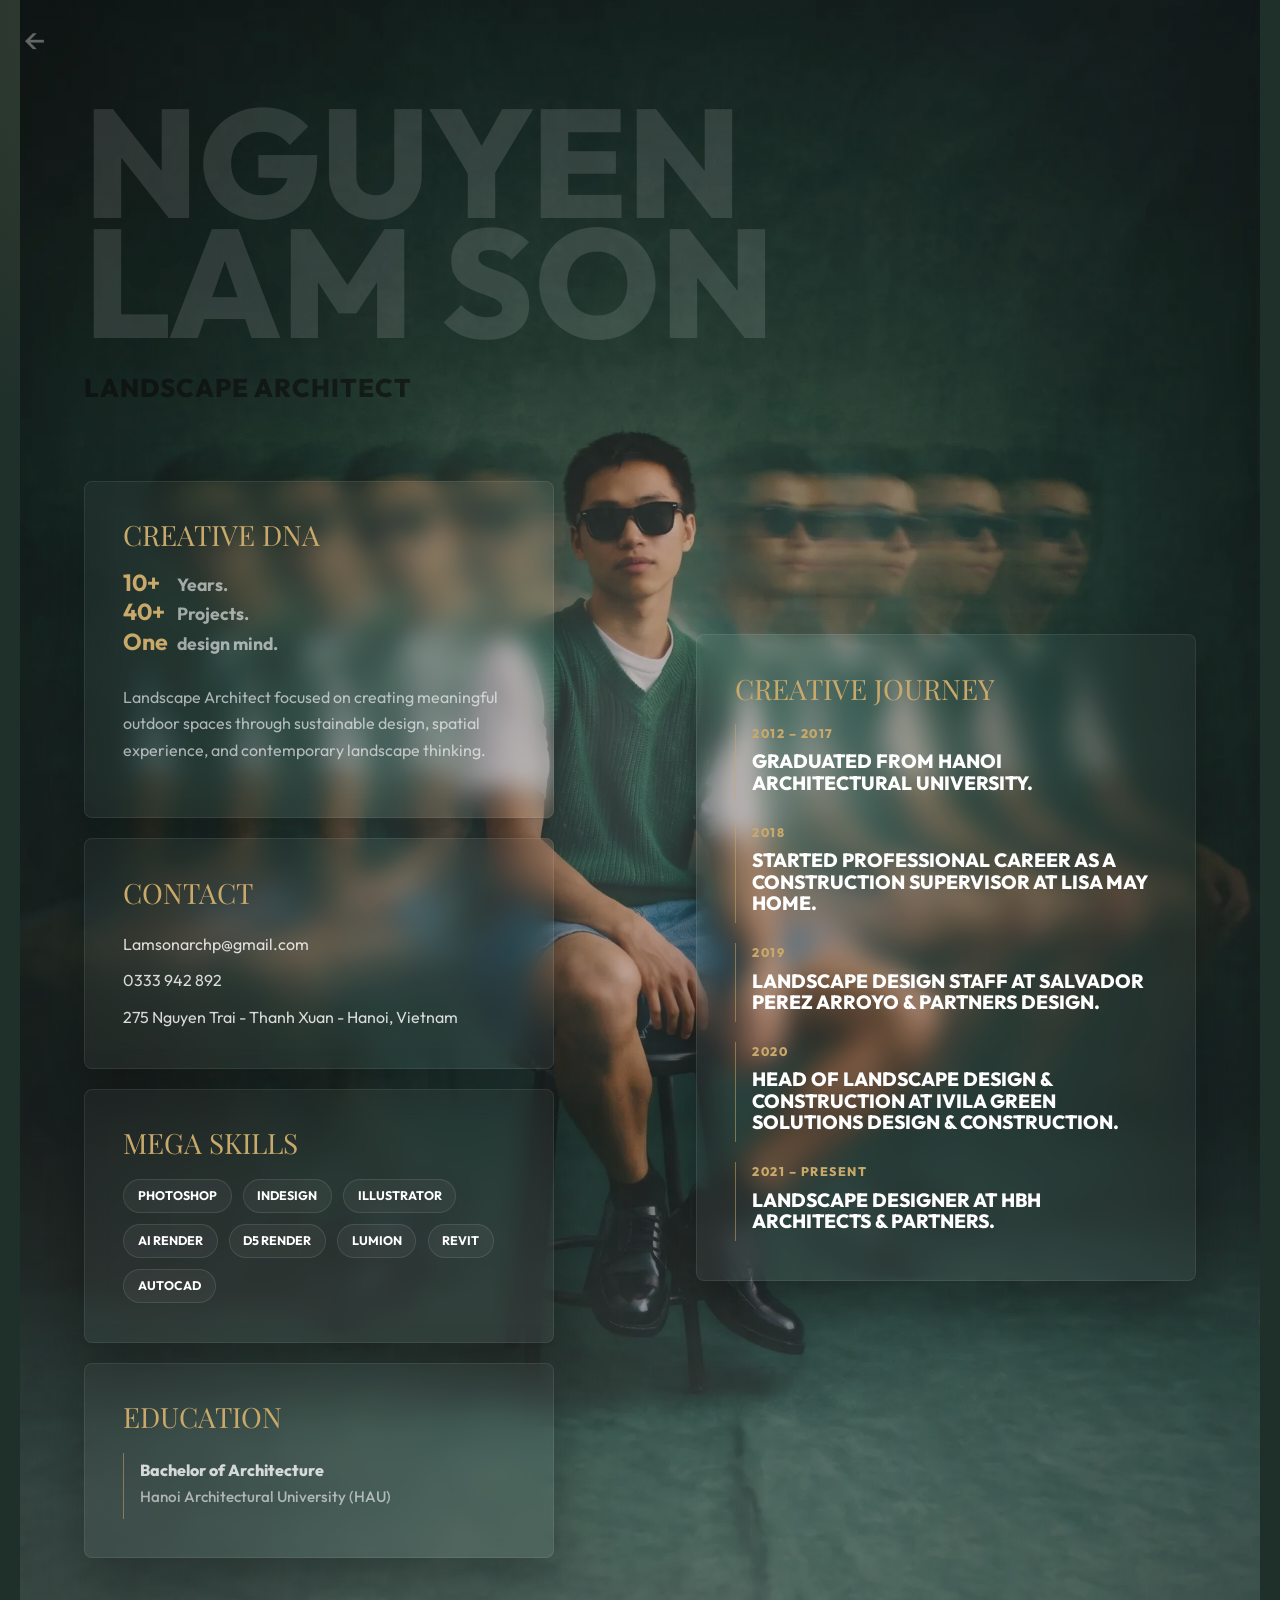
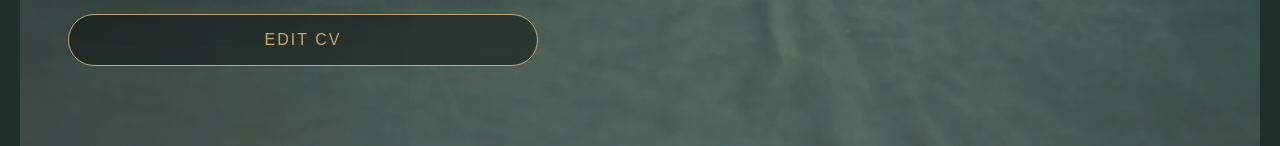
<file: profile.html>
<!DOCTYPE html>
<html lang="en">

<head>
    <meta charset="UTF-8">
    <meta name="viewport" content="width=device-width, initial-scale=1.0">
    <title>Profile CV | LAMON-DIY</title>
    <meta name="description" content="Profile CV for LAMON-DIY">
    <link rel="preconnect" href="https://fonts.googleapis.com">
    <link rel="preconnect" href="https://fonts.gstatic.com" crossorigin>
    <link
        href="https://fonts.googleapis.com/css2?family=Outfit:wght@300;400;500;700&family=Playfair+Display:ital,wght@0,400;0,600;1,400&display=swap"
        rel="stylesheet">
    <link rel="stylesheet" href="style.css">
</head>

<body class="profile-page">
    <canvas id="ai-canvas"></canvas>

    <a href="index.html#home" class="project-back-icon profile-back" aria-label="Back to home">&#8592;</a>

    <main class="profile-poster" id="profile-cover">
        <div class="profile-poster-shade"></div>

        <header class="profile-poster-title">
            <h1 id="profile-name"></h1>
            <p id="profile-role"></p>
        </header>

        <section class="profile-left-stack" aria-label="Profile highlights">
            <article class="profile-panel profile-summary">
                <h2>Creative DNA</h2>
                <div class="profile-stats">
                    <strong>10+</strong><span>Years.</span>
                    <strong>40+</strong><span>Projects.</span>
                    <strong>One</strong><span>design mind.</span>
                </div>
                <p id="profile-summary"></p>
            </article>

            <article class="profile-panel profile-contact-card">
                <h2>Contact</h2>
                <div class="profile-contact-list">
                    <a href="#" id="profile-email"></a>
                    <a href="#" id="profile-phone"></a>
                    <span id="profile-location"></span>
                </div>
            </article>

            <article class="profile-panel">
                <h2>Mega Skills</h2>
                <div class="profile-skill-list" id="profile-skills"></div>
            </article>

            <article class="profile-panel profile-education-card">
                <h2>Education</h2>
                <div class="profile-timeline compact" id="profile-education"></div>
            </article>
        </section>

        <section class="profile-right-stack" aria-label="Profile CV">
            <article class="profile-panel profile-journey-card">
                <h2>Creative Journey</h2>
                <div class="profile-timeline" id="profile-experience"></div>
            </article>
        </section>

        <button type="button" class="btn-primary profile-edit-btn" id="profile-edit-btn">Edit CV</button>
    </main>

    <div class="profile-editor hidden" id="profile-editor" aria-hidden="true">
        <div class="profile-editor-panel">
            <div class="profile-editor-head">
                <h2>Edit CV</h2>
                <button type="button" class="profile-editor-close" id="profile-cancel-btn" aria-label="Close editor">&times;</button>
            </div>

            <form id="profile-form" class="profile-form">
                <label>Name<input type="text" id="edit-name"></label>
                <label>Role<input type="text" id="edit-role"></label>
                <label>Location<input type="text" id="edit-location"></label>
                <label>Email<input type="email" id="edit-email"></label>
                <label>Phone<input type="text" id="edit-phone"></label>
                <label>Summary<textarea id="edit-summary" rows="4"></textarea></label>
                <label>Skills<textarea id="edit-skills" rows="3" placeholder="Separate skills with commas"></textarea></label>
                <label>Experience<textarea id="edit-experience" rows="6" placeholder="Period | Title | Place | Description"></textarea></label>
                <label>Education<textarea id="edit-education" rows="5" placeholder="School name, or Period | Title | Place | Description"></textarea></label>
                <label>Avatar image<input type="file" id="edit-avatar-file" accept="image/*"></label>
                <label>Cover image<input type="file" id="edit-cover-file" accept="image/*"></label>

                <div class="profile-form-actions">
                    <button type="button" class="btn-secondary" id="profile-reset-btn">Reset</button>
                    <button type="submit" class="btn-primary">Save CV</button>
                </div>
            </form>
        </div>
    </div>

    <script src="canvas.js"></script>
    <script src="profile.js?v=3.1"></script>
</body>

</html>
</file>
<file: style.css>
/* =========================================
   CSS Custom Properties & Design Tokens
   ========================================= */
:root {
    /* Color Palette - Premium Landscape Studio */
    --clr-bg-dark: #1F2F2A;
    /* Deep green */
    --clr-bg-card: #263530;
    --clr-text-main: #FFFFFF;
    /* Pure white */
    --clr-text-muted: #c5c9c7;
    --clr-accent: #C8A96A;
    /* Gold accent */
    --clr-accent-hover: #e0c88a;
    --clr-warm-gray: #EAEAEA;
    --clr-text: var(--clr-text-main);
    --clr-bg: var(--clr-bg-dark);
    --clr-primary: var(--clr-accent);

    /* Light Mode Palette */
    --clr-light-bg: #F5F7F5;
    --clr-light-card: #FFFFFF;
    --clr-light-text-main: #1F2F2A;
    --clr-light-text-muted: #4A5D55;
    --clr-light-accent: #B08D4D;
    
    /* Typography */
    --font-sans: 'Outfit', sans-serif;
    --font-serif: 'Playfair Display', serif;

    /* Spacing & Sizes */
    --space-sm: 1rem;
    --space-md: 2.5rem;
    --space-lg: 5rem;
    --space-xl: 8rem;
    --spacing-xl: var(--space-xl);

    /* Transitions */
    --trans-smooth: 0.6s cubic-bezier(0.25, 1, 0.5, 1);
    --trans-fast: 0.3s ease;
}

/* =========================================
   Reset & Base Styles
   ========================================= */
* {
    margin: 0;
    padding: 0;
    box-sizing: border-box;
}

html {
    scroll-behavior: smooth;
    font-size: 16px;
}

/* Base Light Mode Styles via Data Attribute or Class */
body.light-mode {
    --clr-bg-dark: var(--clr-light-bg);
    --clr-bg-card: var(--clr-light-card);
    --clr-text-main: var(--clr-light-text-main);
    --clr-text-muted: var(--clr-light-text-muted);
    --clr-accent: var(--clr-light-accent);
    --clr-warm-gray: #666;
}

body.light-mode .hero-overlay {
    background: linear-gradient(to bottom, rgba(0,0,0,0.5) 0%, rgba(0,0,0,0.2) 50%, rgba(245,247,245,0.9) 100%);
    backdrop-filter: none;
}
body.light-mode .hero::after {
    background: linear-gradient(to top, var(--clr-bg-dark) 0%, rgba(245,247,245,0.5) 40%, transparent 100%);
    height: 150px;
}
body.light-mode .hero-title {
    color: #FFFFFF;
    text-shadow: none;
}
body.light-mode .hero-subtitle,
body.light-mode .hero-credibility {
    color: #EAEAEA;
    text-shadow: none;
    font-weight: 300;
}
body.light-mode .logo,
body.light-mode .nav-links a,
body.light-mode .lang-btn {
    color: #FFFFFF;
    text-shadow: none;
    font-weight: 500;
}
body.light-mode .navbar {
    position: fixed;
    top: 1rem;
    left: 50%;
    transform: translateX(-50%);
    width: 95%;
    max-width: 1400px;
    padding: 1.2rem 3rem;
    display: flex;
    justify-content: space-between;
    align-items: center;
    z-index: 1000;
    
    border-radius: 40px;
    background: var(--clr-bg-card);
    border: 1px solid rgba(255, 255, 255, 0.05);
    box-shadow: 0 10px 30px rgba(0, 0, 0, 0.2);
}



body.light-mode .project-overlay {
    background: linear-gradient(to top, rgba(255, 255, 255, 0.95) 0%, rgba(255,255,255,0.8) 50%, transparent 100%);
}
body.light-mode .project-meta {
    color: var(--clr-text-muted) !important;
}

body {
    font-family: var(--font-sans);
    background-color: var(--clr-bg-dark);
    color: var(--clr-text-main);
    line-height: 1.6;
    overflow-x: hidden;
    -webkit-font-smoothing: antialiased;
}

/* Typography elements */
h1,
h2,
h3,
h4 {
    line-height: 1.1;
    margin-bottom: var(--space-sm);
    font-weight: 500;
}

p {
    margin-bottom: var(--space-sm);
    color: var(--clr-text-muted);
}

a {
    color: inherit;
    text-decoration: none;
    transition: var(--trans-fast);
}

.highlight-serif {
    font-family: var(--font-serif);
    font-style: italic;
    color: var(--clr-accent);
}

.container {
    max-width: 1400px;
    margin: 0 auto;
    padding: 0 5%;
}

.section-title {
    font-size: clamp(2.5rem, 5vw, 4rem);
    text-align: center;
    margin-bottom: var(--space-lg);
}

.section-subtitle {
    max-width: 680px;
    margin: calc(var(--space-lg) * -0.65) auto var(--space-lg);
    color: var(--clr-text-muted);
    font-size: 1rem;
    letter-spacing: 0.08em;
    text-align: center;
    text-transform: uppercase;
}

/* =========================================
   Buttons
   ========================================= */
.btn-primary,
.btn-secondary {
    display: inline-block;
    padding: 1rem 2.5rem;
    font-size: 1rem;
    text-transform: uppercase;
    letter-spacing: 2px;
    position: relative;
    overflow: hidden;
    cursor: pointer;
    border: 1px solid var(--clr-accent);
    background: transparent;
    color: var(--clr-accent);
    z-index: 1;
    isolation: isolate;
    transition: var(--trans-smooth);
}

.btn-primary::before,
.btn-secondary::before {
    content: '';
    position: absolute;
    top: 0;
    left: 0;
    width: 100%;
    height: 100%;
    background: var(--clr-accent);
    z-index: -1;
    transform: scaleX(0);
    transform-origin: right;
    transition: transform var(--trans-smooth);
}

.btn-primary:hover,
.btn-secondary:hover {
    color: var(--clr-bg-dark) !important;
}

.btn-primary:hover::before,
.btn-secondary:hover::before {
    transform: scaleX(1);
    transform-origin: left;
}


/* =========================================
   Navigation - Liquid Glassmorphism
   ========================================= */
.navbar {
    position: fixed;
    top: 1rem;
    left: 50%;
    transform: translateX(-50%);
    --nav-mouse-x: 50%;
    --nav-mouse-y: 50%;
    width: 95%;
    max-width: 1400px;
    padding: 1.2rem 3rem;
    display: flex;
    justify-content: space-between;
    align-items: center;
    z-index: 1000;
    /* Smooth liquid transition â€” all properties use same timing */
    transition: transform 0.8s cubic-bezier(0.4, 0, 0.2, 1),
                width 0.8s cubic-bezier(0.4, 0, 0.2, 1),
                max-width 0.8s cubic-bezier(0.4, 0, 0.2, 1),
                padding 0.8s cubic-bezier(0.4, 0, 0.2, 1),
                background 0.8s cubic-bezier(0.4, 0, 0.2, 1),
                box-shadow 0.8s cubic-bezier(0.4, 0, 0.2, 1),
                border-radius 0.8s cubic-bezier(0.4, 0, 0.2, 1),
                border-color 0.8s cubic-bezier(0.4, 0, 0.2, 1);
    
    /* Extreme Liquid Glass Effect */
    border-radius: 60px;
    background: linear-gradient(145deg, rgba(255, 255, 255, 0.05) 0%, rgba(255, 255, 255, 0.01) 100%);
    backdrop-filter: blur(8px) saturate(120%);
    -webkit-backdrop-filter: blur(8px) saturate(120%);
    border: 1px solid rgba(255, 255, 255, 0.15);
    border-top: 1.5px solid rgba(255, 255, 255, 0.6);
    border-left: 1.5px solid rgba(255, 255, 255, 0.4);
    box-shadow: 
        0 15px 35px rgba(0, 0, 0, 0.2),
        inset 0 10px 20px rgba(255, 255, 255, 0.15),
        inset 0 -5px 15px rgba(255, 255, 255, 0.05);
}

/* =========================================
   Navbar Glow / Light Streak Border Effect
   ========================================= */

@property --nav-glow-angle {
    syntax: '<angle>';
    inherits: false;
    initial-value: 0deg;
}

.navbar::before {
    content: '';
    position: absolute;
    inset: -1px;
    z-index: 1;
    padding: 2px;
    border-radius: inherit;
    pointer-events: none;
    background:
        conic-gradient(
            from var(--nav-glow-angle),
            transparent 0deg,
            transparent 280deg,
            rgba(200, 169, 106, 0.18) 305deg,
            rgba(255, 241, 179, 0.95) 330deg,
            rgba(200, 169, 106, 0.72) 350deg,
            transparent 360deg
        );
    filter: drop-shadow(0 0 8px rgba(200, 169, 106, 0.55));
    -webkit-mask:
        linear-gradient(#000 0 0) content-box,
        linear-gradient(#000 0 0);
    -webkit-mask-composite: xor;
    mask:
        linear-gradient(#000 0 0) content-box,
        linear-gradient(#000 0 0);
    mask-composite: exclude;
    animation: navBorderGlow 4s linear infinite;
}

.navbar > * {
    position: relative;
    z-index: 2;
}

.navbar::after {
    content: '';
    position: absolute;
    inset: 0;
    z-index: 1;
    border-radius: inherit;
    pointer-events: none;
    opacity: 0;
    background:
        radial-gradient(
            circle 92px at var(--nav-mouse-x) var(--nav-mouse-y),
            rgba(255, 255, 255, 0.22),
            rgba(200, 169, 106, 0.12) 38%,
            rgba(255, 255, 255, 0.04) 56%,
            transparent 72%
        );
    box-shadow: inset 0 0 28px rgba(255, 255, 255, 0.05);
    transition: opacity 0.22s ease;
}

.navbar.is-lensing::after {
    opacity: 1;
}

@keyframes navBorderGlow {
    to {
        --nav-glow-angle: 360deg;
    }
}

/* Hover: slightly brighter border on the navbar */
.navbar:hover {
    border-color: rgba(255, 255, 255, 0.28) !important;
    box-shadow:
        0 15px 35px rgba(0, 0, 0, 0.25),
        0 0 0 1px rgba(200, 169, 106, 0.18),
        inset 0 10px 20px rgba(255, 255, 255, 0.18),
        inset 0 -5px 15px rgba(255, 255, 255, 0.06) !important;
    transition: box-shadow 0.4s ease, border-color 0.4s ease;
}




.navbar .nav-links,
.navbar .nav-right {
    opacity: 1;
    pointer-events: auto;
    max-width: 600px;
    overflow: visible;
    
}

.logo {
    font-family: var(--font-serif);
    font-size: 2.4rem;
    font-weight: 600;
    letter-spacing: 3px;
    color: #FFFFFF;
    
}



.logo-suffix {
    display: inline-block;
    
}



.nav-links {
    display: flex;
    list-style: none;
    gap: 3rem;
}

.nav-links a {
    font-size: 0.9rem;
    text-transform: uppercase;
    letter-spacing: 1px;
    position: relative;
    transition: color 0.3s ease, text-shadow 0.3s ease;
}

.nav-links a:hover {
    color: rgba(255, 240, 180, 1);
    text-shadow: 0 0 12px rgba(200, 169, 106, 0.8), 0 0 30px rgba(200, 169, 106, 0.3);
}

.nav-links a::after {
    content: '';
    position: absolute;
    bottom: -5px;
    left: 50%;
    transform: translateX(-50%);
    width: 0;
    height: 1px;
    background: linear-gradient(90deg, transparent, rgba(200, 169, 106, 1), transparent);
    transition: width 0.35s cubic-bezier(0.4, 0, 0.2, 1);
    box-shadow: 0 0 6px rgba(200, 169, 106, 0.6);
}

.nav-links a:hover::after {
    width: 100%;
}

.project-back-icon {
    position: fixed;
    top: 1.5rem;
    left: 1.5rem;
    z-index: 1000;
    font-size: 2rem;
    color: rgba(255, 255, 255, 0.35);
    line-height: 1;
    text-decoration: none;
    transition: transform 0.3s ease, color 0.25s ease, text-shadow 0.25s ease;
}
.project-back-icon:hover {
    transform: translateX(-4px);
    color: rgba(255, 255, 255, 0.95);
    text-shadow:
        0 4px 16px rgba(0, 0, 0, 0.6),
        0 2px 6px rgba(0, 0, 0, 0.4);
}
body.light-mode .project-back-icon {
    color: rgba(30, 30, 30, 0.3);
}
body.light-mode .project-back-icon:hover {
    color: rgba(10, 10, 10, 0.9);
    text-shadow:
        0 4px 16px rgba(0, 0, 0, 0.25),
        0 2px 6px rgba(0, 0, 0, 0.15);
}

/* Project page right controls (Zalo + Lang switch) */
.project-right-controls {
    position: fixed;
    top: 1.5rem;
    right: 1.5rem;
    z-index: 1000;
    display: flex;
    align-items: center;
    gap: 0.8rem;
}

.project-zalo-btn {
    display: inline-flex;
    align-items: center;
    justify-content: center;
    font-family: var(--font-sans);
    font-size: 0.72rem;
    font-weight: 500;
    letter-spacing: 1px;
    text-transform: uppercase;
    text-decoration: none;
    color: rgba(255, 255, 255, 0.6);
    background: rgba(18, 20, 19, 0.35);
    border: 1px solid rgba(163, 177, 138, 0.3);
    padding: 0.35rem 0.8rem;
    border-radius: 999px;
    opacity: 0.5;
    transition: opacity 0.25s ease, color 0.2s ease, border-color 0.2s ease;
}

.project-zalo-btn:hover {
    opacity: 1;
    color: #ffffff;
    border-color: rgba(163, 177, 138, 0.8);
}

body.light-mode .project-zalo-btn {
    background: rgba(255, 255, 255, 0.4);
    border-color: rgba(0, 0, 0, 0.15);
    color: rgba(30, 30, 30, 0.6);
}

body.light-mode .project-zalo-btn:hover {
    color: rgba(10, 10, 10, 0.9);
    border-color: rgba(0, 0, 0, 0.4);
}

.project-lang-switch {
    display: inline-flex;
    align-items: center;
    border: 1px solid rgba(163, 177, 138, 0.3);
    border-radius: 999px;
    padding: 0.2rem;
    background: rgba(18, 20, 19, 0.35);
    opacity: 0.4;
    transition: opacity 0.25s ease;
}
.project-lang-switch:hover {
    opacity: 1;
}
.project-lang-switch .lang-btn {
    border: 0;
    background: transparent;
    color: rgba(255, 255, 255, 0.6);
    font-family: var(--font-sans);
    font-size: 0.72rem;
    font-weight: 500;
    letter-spacing: 1px;
    text-transform: uppercase;
    padding: 0.35rem 0.6rem;
    border-radius: 999px;
    cursor: pointer;
    transition: color 0.2s ease;
}
.project-lang-switch .lang-btn.active {
    background: var(--clr-accent);
    color: var(--clr-bg-dark) !important;
}
.project-lang-switch .lang-btn:hover:not(.active) {
    color: rgba(255, 255, 255, 0.95);
}
body.light-mode .project-lang-switch {
    background: rgba(255, 255, 255, 0.4);
    border-color: rgba(0, 0, 0, 0.15);
}
body.light-mode .project-lang-switch .lang-btn {
    color: rgba(30, 30, 30, 0.6);
}
body.light-mode .project-lang-switch .lang-btn.active {
    background: var(--clr-accent);
    color: #ffffff !important;
}
body.light-mode .project-lang-switch .lang-btn:hover:not(.active) {
    color: rgba(10, 10, 10, 0.9);
}
.theme-toggle {
    background: transparent;
    border: none;
    color: var(--clr-text-main);
    cursor: pointer;
    margin-left: 1rem;
    display: flex;
    align-items: center;
    justify-content: center;
    width: 40px;
    height: 40px;
    border-radius: 50%;
    transition: background var(--trans-fast);
}
.theme-toggle:hover {
    background: rgba(200, 169, 106, 0.1);
}
.theme-toggle svg {
    width: 20px;
    height: 20px;
    transition: transform var(--trans-fast);
}

.profile-avatar-link {
    width: 34px;
    height: 34px;
    display: inline-flex;
    align-items: center;
    justify-content: center;
    overflow: hidden;
    border-radius: 999px;
    border: 1px solid rgba(255, 255, 255, 0.22);
    background: rgba(255, 255, 255, 0.08);
    box-shadow: 0 0 0 1px rgba(200, 169, 106, 0.08);
    transition: transform 0.24s cubic-bezier(0.2, 1.2, 0.3, 1), box-shadow 0.24s ease;
}

.profile-avatar-link img {
    width: 100%;
    height: 100%;
    object-fit: cover;
}

.profile-avatar-link:hover,
.profile-avatar-link:focus-visible {
    transform: scale(1.18);
    box-shadow: 0 0 22px rgba(255, 241, 179, 0.24);
}

body.light-mode .theme-toggle .sun-icon {
    display: none;
}
body:not(.light-mode) .theme-toggle .moon-icon {
    display: none;
}

.hamburger {
    display: none;
    cursor: pointer;
    border: 0;
    background: transparent;
    padding: 0.4rem;
}

/* =========================================
   Hero Section
   ========================================= */
.hero {
    height: 100dvh;
    display: flex;
    align-items: center;
    justify-content: center;
    position: relative;
    overflow: hidden;
    background: var(--clr-bg-dark); /* fallback */
}

.hero-video {
    position: absolute;
    top: 0; left: 0; right: 0; bottom: 0;
    width: 100%;
    height: 100%;
    object-fit: cover;
    z-index: 0; /* behind overlay */
}

@keyframes heroZoom {
    0% { transform: scale(1); }
    100% { transform: scale(1.08); }
}

.hero-overlay {
    position: absolute;
    top: 0;
    left: 0;
    width: 100%;
    height: 100%;
    background: linear-gradient(to bottom, rgba(0,0,0,0.15) 0%, rgba(0,0,0,0.05) 50%, rgba(0,0,0,0.35) 100%);
}

.hero::after {
    content: '';
    position: absolute;
    bottom: -1px;
    left: 0;
    width: 100%;
    height: 300px;
    background: linear-gradient(to top, var(--clr-bg-dark) 0%, transparent 100%);
    z-index: 10;
    pointer-events: none;
}

#ai-canvas {
    position: fixed;
    top: 0;
    left: 0;
    width: 100vw;
    height: 100vh;
    z-index: 999;
    pointer-events: none;
}

.hero-content {
    position: relative;
    z-index: 10;
    text-align: center;
    max-width: 900px;
    padding: 0 2rem;
}

.hero-title {
    font-size: clamp(4.5rem, 11vw, 9rem);
    letter-spacing: -2px;
    margin-bottom: 1rem;
    color: #FFFFFF;
    text-shadow: 0 2px 30px rgba(0,0,0,0.3);
}

.hero-subtitle {
    font-size: clamp(1.1rem, 2vw, 1.4rem);
    margin-bottom: 2.5rem;
    color: var(--clr-warm-gray);
    font-weight: 300;
    letter-spacing: 2px;
    text-transform: uppercase;
}

.hero .btn-primary {
    border-color: var(--clr-accent);
    color: var(--clr-accent);
    box-shadow: 0 0 20px rgba(200, 169, 106, 0.15), inset 0 0 20px rgba(200, 169, 106, 0.05);
    font-size: 0.95rem;
    padding: 1.1rem 3rem;
}

.hero .btn-primary:hover {
    color: var(--clr-bg-dark);
    box-shadow: 0 0 30px rgba(200, 169, 106, 0.3);
}

.hero-credibility {
    margin-top: 2.5rem;
    font-size: 0.85rem;
    letter-spacing: 3px;
    text-transform: uppercase;
    color: rgba(255, 255, 255, 0.5);
    font-weight: 300;
}

/* =========================================
   About / Philosophy Section
   ========================================= */
.about {
    padding: var(--space-xl) 0;
    background: var(--clr-bg-dark);
}

.about-grid {
    display: grid;
    grid-template-columns: 1fr 1fr;
    gap: var(--space-lg);
    align-items: center;
}

.about-profile-link {
    margin-top: 1rem;
}

.about-text h2 {
    font-size: clamp(2.5rem, 5vw, 4rem);
    margin-bottom: 2rem;
}

.about-text p {
    font-size: 1.15rem;
    line-height: 1.9;
}

.about-image-wrapper {
    position: relative;
    overflow: hidden;
    border-radius: 4px;
}

.about-img {
    width: 100%;
    height: 100%;
    min-height: 400px;
    object-fit: cover;
    border-radius: 4px;
    transition: transform 1.2s ease;
}

.about-image-wrapper:hover .about-img {
    transform: scale(1.03);
}

/* =========================================
   Services Section
   ========================================= */
.services {
    padding: var(--space-xl) 0;
    background: var(--clr-bg-card);
}

.services .section-title {
    font-family: var(--font-serif);
}

.services-list {
    display: grid;
    grid-template-columns: repeat(auto-fit, minmax(280px, 1fr));
    gap: 2.5rem;
    max-width: 1100px;
    margin: 0 auto;
}

.service-item {
    padding: 2rem 0;
    border-top: 1px solid rgba(255, 255, 255, 0.08);
}

.service-item h3 {
    font-family: var(--font-serif);
    font-size: 1.3rem;
    color: var(--clr-text-main);
    margin-bottom: 0.75rem;
    font-weight: 400;
}

.service-item p {
    font-size: 0.95rem;
    color: var(--clr-text-muted);
    line-height: 1.7;
    margin-bottom: 0;
}

/* =========================================
   Signature / Featured Projects Section
   ========================================= */
.signature-projects {
    padding: 0 0 var(--space-lg);
    background: var(--clr-bg-dark);
}

.signature-projects:empty,
#signature-list:empty {
    display: none;
}

.signature-project {
    display: grid;
    grid-template-columns: 1.5fr 1fr;
    gap: 0;
    min-height: 70vh;
    margin-bottom: 2rem;
    position: relative;
    overflow: hidden;
}

.signature-project:nth-child(even) {
    grid-template-columns: 1fr 1.5fr;
}

.signature-project:nth-child(even) .signature-image-wrapper {
    order: 2;
}

.signature-project:nth-child(even) .signature-content {
    order: 1;
}

.signature-image-wrapper {
    position: relative;
    overflow: hidden;
}

.signature-img {
    width: 100%;
    height: 100%;
    object-fit: cover;
    transition: transform 1.5s ease;
}

.signature-project:hover .signature-img {
    transform: scale(1.03);
}

.signature-content {
    display: flex;
    flex-direction: column;
    justify-content: center;
    padding: var(--space-lg);
    background: var(--clr-bg-card);
}

.signature-content h2 {
    font-family: var(--font-serif);
    font-size: clamp(2rem, 4vw, 3rem);
    margin-bottom: 1.5rem;
    color: var(--clr-text-main);
    font-weight: 400;
}

.signature-content p {
    font-size: 1.05rem;
    line-height: 1.8;
    color: var(--clr-text-muted);
    margin-bottom: 2.5rem;
}

.signature-content .btn-primary {
    align-self: flex-start;
}

/* =========================================
   Projects Section
   ========================================= */
.projects {
    padding: var(--space-xl) 0;
    background: var(--clr-bg-dark);
}

.project-gallery {
    columns: 3;
    column-gap: 1.2rem;
}

/* No spans needed - columns fills naturally */

@media (max-width: 900px) {
    .project-gallery {
        columns: 2;
    }
}

@media (max-width: 600px) {
    .project-gallery {
        columns: 1;
    }

    .section-subtitle {
        margin-top: calc(var(--space-lg) * -0.55);
        font-size: 0.82rem;
        line-height: 1.7;
    }

}

.project-link {
    display: block;
    position: relative;
    break-inside: avoid;
    margin-bottom: 1.2rem;
    text-decoration: none;
    transition: filter 0.45s ease, opacity 0.45s ease, transform 0.45s ease;
}

.project-card-link {
    display: block;
    color: inherit;
    text-decoration: none;
}

.project-card-link:focus-visible,
.handmade-cart-link:focus-visible {
    outline: 2px solid var(--clr-accent);
    outline-offset: 4px;
}

.project-card {
    position: relative;
    overflow: hidden;
    border-radius: 16px;
    cursor: pointer;
    background: var(--clr-bg-card);
    width: 100%;
    transition: box-shadow 0.45s ease, transform 0.45s ease;
}

.project-card::after {
    content: '';
    position: absolute;
    inset: 0;
    background: rgba(255, 255, 255, 0.28);
    opacity: 0;
    pointer-events: none;
    transition: opacity 0.45s ease;
    mix-blend-mode: screen;
}

/* Varying heights for masonry feel */
.project-gallery .project-link:nth-child(5n+1) .project-image-wrapper { padding-top: 130%; }
.project-gallery .project-link:nth-child(5n+2) .project-image-wrapper { padding-top: 70%; }
.project-gallery .project-link:nth-child(5n+3) .project-image-wrapper { padding-top: 100%; }
.project-gallery .project-link:nth-child(5n+4) .project-image-wrapper { padding-top: 80%; }
.project-gallery .project-link:nth-child(5n+5) .project-image-wrapper { padding-top: 115%; }

/* Handmade products must have a uniform size, no masonry */
.project-gallery.category-handmade .project-link .project-image-wrapper {
    padding-top: 125% !important; /* Uniform aspect ratio for all handmade products (e.g. 4:5 portrait) */
}

.project-image-wrapper {
    position: relative;
    width: 100%;
    overflow: hidden;
}

.project-img {
    position: absolute;
    top: 0;
    left: 0;
    width: 100%;
    height: 100%;
    object-fit: cover;
    transition: transform 0.8s cubic-bezier(0.25, 1, 0.5, 1);
}

.project-overlay {
    position: absolute;
    bottom: 0;
    left: 0;
    width: 100%;
    padding: 2rem;
    background: linear-gradient(to top, rgba(18, 20, 19, 0.9) 0%, transparent 100%);
    transform: translateY(20px);
    opacity: 0;
    transition: all 0.5s ease;
}

.project-overlay h3 {
    font-family: var(--font-serif);
    font-size: 1.6rem;
    color: var(--clr-text-main);
    margin-bottom: 0.3rem;
    font-weight: 400;
}

.project-overlay p {
    color: var(--clr-warm-gray);
    margin-bottom: 0.2rem;
    font-size: 0.9rem;
}

.project-meta {
    font-size: 0.8rem !important;
    color: rgba(255, 255, 255, 0.5) !important;
    letter-spacing: 1px;
}

.project-link {
    text-decoration: none;
}

.handmade-cart-link {
    position: absolute;
    top: 1rem;
    left: 1rem;
    z-index: 5;
    width: 2.75rem;
    height: 2.75rem;
    display: grid;
    place-items: center;
    border-radius: 999px;
    color: var(--clr-bg-dark);
    background: var(--clr-accent);
    border: 1px solid rgba(255, 255, 255, 0.35);
    box-shadow: 0 14px 30px rgba(0, 0, 0, 0.32);
    opacity: 0;
    transform: translate3d(-8px, -8px, 0) scale(0.92);
    pointer-events: none;
    transition: opacity 0.25s ease, transform 0.25s ease, background-color 0.25s ease;
}

.handmade-cart-link svg {
    width: 1.25rem;
    height: 1.25rem;
    fill: none;
    stroke: currentColor;
    stroke-width: 1.9;
    stroke-linecap: round;
    stroke-linejoin: round;
}

.project-gallery.category-handmade .project-link:hover .handmade-cart-link,
.project-gallery.category-handmade .project-link:focus-within .handmade-cart-link {
    opacity: 1;
    transform: translate3d(0, 0, 0) scale(1);
    pointer-events: auto;
}

.handmade-cart-link:hover {
    background: var(--clr-accent-hover);
    transform: translate3d(0, 0, 0) scale(1.06) !important;
}

body.light-mode .handmade-cart-link {
    color: #fff;
    background: var(--clr-light-accent);
}

.project-card:hover .project-img {
    transform: scale(1.05);
}

.project-card:hover .project-overlay {
    transform: translateY(0);
    opacity: 1;
}

@media (hover: hover) and (pointer: fine) {
    .project-gallery:hover .project-link {
        filter: grayscale(1) brightness(1.45) contrast(0.82) saturate(0.15);
        opacity: 0.58;
    }

    .project-gallery:hover .project-link .project-card::after {
        opacity: 1;
    }

    .project-gallery:hover .project-link:hover,
    .project-gallery:hover .project-link:focus-within {
        filter: grayscale(0) brightness(1.08) contrast(1.04) saturate(1.18);
        opacity: 1;
        transform: translateY(-4px);
    }

    .project-gallery:hover .project-link:hover .project-card,
    .project-gallery:hover .project-link:focus-within .project-card {
        box-shadow: 0 26px 60px rgba(0, 0, 0, 0.38), 0 0 0 1px rgba(255, 255, 255, 0.16);
    }

    .project-gallery:hover .project-link:hover .project-card::after,
    .project-gallery:hover .project-link:focus-within .project-card::after {
        opacity: 0;
    }
}

/* =========================================
   Handmade Section
   ========================================= */
.handmade {
    padding: var(--space-xl) 0;
    background:
        radial-gradient(circle at 15% 20%, rgba(200, 169, 106, 0.12), transparent 32rem),
        linear-gradient(180deg, var(--clr-bg-dark) 0%, #17231f 100%);
}

.handmade-gallery {
    display: grid;
    grid-template-columns: repeat(3, minmax(0, 1fr));
    gap: 1.4rem;
}

.handmade-card {
    position: relative;
    min-height: 100%;
    overflow: hidden;
    border: 1px solid rgba(255, 255, 255, 0.1);
    border-radius: 8px;
    background: rgba(255, 255, 255, 0.035);
    box-shadow: 0 24px 70px rgba(0, 0, 0, 0.22);
}

.handmade-image-wrapper {
    position: relative;
    aspect-ratio: 4 / 5;
    overflow: hidden;
    background: var(--clr-bg-card);
}

.handmade-image-wrapper img {
    width: 100%;
    height: 100%;
    object-fit: cover;
    transition: transform 0.9s cubic-bezier(0.25, 1, 0.5, 1), filter 0.5s ease;
}

.handmade-card:hover .handmade-image-wrapper img {
    transform: scale(1.04);
    filter: saturate(1.08) contrast(1.04);
}

.handmade-info {
    padding: 1.5rem;
}

.handmade-info h3 {
    font-family: var(--font-serif);
    font-size: clamp(1.35rem, 2vw, 1.8rem);
    font-weight: 400;
    color: var(--clr-text-main);
}

.handmade-subtitle {
    display: block;
    margin-bottom: 0.85rem;
    color: var(--clr-accent);
    font-size: 0.78rem;
    font-weight: 600;
    letter-spacing: 0.12em;
    text-transform: uppercase;
}

.handmade-info p {
    margin-bottom: 0;
    font-size: 0.98rem;
    line-height: 1.75;
}

body.light-mode .handmade {
    background:
        radial-gradient(circle at 15% 20%, rgba(176, 141, 77, 0.14), transparent 32rem),
        linear-gradient(180deg, var(--clr-light-bg) 0%, #edf2ee 100%);
}

body.light-mode .handmade-card {
    background: rgba(255, 255, 255, 0.74);
    border-color: rgba(31, 47, 42, 0.1);
    box-shadow: 0 24px 70px rgba(31, 47, 42, 0.1);
}

@media (max-width: 900px) {
    .handmade-gallery {
        grid-template-columns: repeat(2, minmax(0, 1fr));
    }
}

@media (max-width: 600px) {
    .handmade-gallery {
        grid-template-columns: 1fr;
    }

    .handmade-info {
        padding: 1.25rem;
    }
}

/* =========================================
   Contact & Footer
   ========================================= */
.contact {
    padding: var(--space-xl) 0;
    text-align: center;
}

.contact-card {
    max-width: 800px;
    margin: 0 auto;
    padding: 4rem 2rem;
    background: var(--clr-bg-card);
    border: 1px solid rgba(255, 255, 255, 0.05);
    border-radius: 8px;
}

.contact-card h2 {
    font-size: clamp(2rem, 4vw, 3.5rem);
}

.contact-card p {
    font-size: 1.1rem;
    margin-bottom: 1.5rem;
}

.contact-info {
    display: flex;
    flex-direction: column;
    align-items: center;
    gap: 0.6rem;
    margin-bottom: 2.5rem;
}

.contact-link {
    display: block;
    color: var(--clr-accent);
    font-size: 1.1rem;
    transition: var(--trans-fast);
}

.contact-link:hover {
    color: var(--clr-accent-hover);
}

#contact-location {
    font-size: 0.9rem;
    color: var(--clr-text-muted);
    letter-spacing: 1px;
    text-transform: uppercase;
    margin-bottom: 0;
}

/* Contact Form Extension */
.contact-form {
    margin-top: 2.5rem;
    display: none;
    text-align: left;
}

.contact-form.active {
    display: block;
    animation: formFadeIn 0.8s cubic-bezier(0.25, 1, 0.5, 1) forwards;
}

@keyframes formFadeIn {
    from {
        opacity: 0;
        transform: translateY(20px);
    }
    to {
        opacity: 1;
        transform: translateY(0);
    }
}

.form-group {
    margin-bottom: 1.5rem;
}

.contact-form input,
.contact-form textarea {
    width: 100%;
    padding: 1rem 1.5rem;
    background: rgba(18, 20, 19, 0.4);
    border: 1px solid rgba(255, 255, 255, 0.1);
    border-radius: 4px;
    color: var(--clr-text-main);
    font-family: var(--font-sans);
    font-size: 1rem;
    transition: all var(--trans-fast);
}

.contact-form textarea {
    min-height: 140px;
    resize: vertical;
    line-height: 1.5;
}

.contact-form input::placeholder,
.contact-form textarea::placeholder {
    color: var(--clr-text-muted);
}

.contact-form input:focus,
.contact-form textarea:focus {
    outline: none;
    border-color: var(--clr-accent);
    background: rgba(18, 20, 19, 0.8);
    box-shadow: 0 0 0 2px rgba(200, 169, 106, 0.15);
}

.contact-form button[type="submit"] {
    width: 100%;
    margin-top: 1rem;
}

.success-msg {
    margin-top: 1.5rem;
    color: var(--clr-accent);
    text-align: center;
    font-size: 1.1rem;
}

.hidden {
    display: none !important;
}

footer {
    padding: 2rem 0;
    border-top: 1px solid rgba(255, 255, 255, 0.05);
    background: var(--clr-bg-dark);
}

.footer-content {
    display: flex;
    justify-content: space-between;
    align-items: center;
    flex-wrap: wrap;
    gap: 1rem;
}

.footer-content p {
    margin: 0;
    font-size: 0.9rem;
}

.socials {
    display: flex;
    gap: 1.5rem;
}

.socials a {
    font-size: 0.9rem;
    text-transform: uppercase;
    letter-spacing: 1px;
}

.socials a:hover {
    color: var(--clr-accent);
}

/* =========================================
   Animations & Scroll Reveal
   ========================================= */
/* Cleaned up redundant reveal - consolidated below */


/* =========================================
   Media Queries
   ========================================= */
@media (max-width: 900px) {
    .about-grid {
        grid-template-columns: 1fr;
    }

    .signature-project,
    .signature-project:nth-child(even) {
        grid-template-columns: 1fr;
        min-height: 0;
    }

    .signature-project:nth-child(even) .signature-image-wrapper,
    .signature-project:nth-child(even) .signature-content {
        order: unset;
    }

    .signature-img {
        max-height: 50vh;
    }

    .signature-content {
        padding: var(--space-md);
    }
}

@media (max-width: 768px) {
    .navbar,
    body.light-mode .navbar {
        align-items: flex-start;
        padding: 1rem 1.1rem;
        width: calc(100% - 1rem);
        border-radius: 24px;
        flex-wrap: wrap;
    }

    .nav-links {
        display: none;
        order: 3;
        width: 100%;
        padding-top: 1rem;
        flex-direction: column;
        gap: 0.25rem;
        align-items: stretch;
    }

    .nav-links.mobile-open {
        display: flex;
    }

    .nav-links a {
        display: block;
        padding: 0.75rem 0;
        font-size: 0.95rem;
    }

    .nav-right {
        gap: 0.6rem;
    }

    .hamburger {
        display: block;
    }

    .hamburger .bar {
        width: 25px;
        height: 2px;
        background: var(--clr-text-main);
        margin: 5px 0;
        display: block;
        transition: transform var(--trans-fast), opacity var(--trans-fast);
    }

    .hamburger.active .bar:nth-child(1) {
        transform: translateY(7px) rotate(45deg);
    }

    .hamburger.active .bar:nth-child(2) {
        opacity: 0;
    }

    .hamburger.active .bar:nth-child(3) {
        transform: translateY(-7px) rotate(-45deg);
    }

    .hero {
        background-attachment: scroll;
        min-height: 100svh;
    }

    .hero-title {
        letter-spacing: 0;
    }

    .hero-subtitle,
    .hero-credibility {
        letter-spacing: 1px;
    }

    .contact-card {
        padding: 3rem 1.25rem;
    }
}

/* Final language switcher guard. */
body:not(.project-page) .navbar .nav-right {
    display: inline-flex !important;
    align-items: center;
    justify-content: flex-end;
    gap: 0.45rem;
    max-width: none;
    opacity: 1;
    overflow: visible;
    pointer-events: auto;
}

body:not(.project-page) .navbar .lang-switch {
    display: inline-flex !important;
    align-items: center;
    justify-content: center;
    width: 48px;
    height: 30px;
    padding: 0;
    border-radius: 999px;
    background: rgba(255, 255, 255, 0.06);
    border: 1px solid rgba(255, 255, 255, 0.12);
}

body:not(.project-page) .navbar .lang-btn {
    display: none;
    align-items: center;
    justify-content: center;
    width: 100%;
    height: 100%;
    padding: 0;
    border-radius: inherit;
    font-size: 0.68rem;
    line-height: 1;
    color: rgba(255, 255, 255, 0.82);
}

body:not(.project-page) .navbar .lang-btn.active {
    display: inline-flex;
    background: transparent;
    color: rgba(255, 255, 255, 0.9) !important;
}

@media (max-width: 768px) {
    body:not(.project-page) .navbar .nav-right {
        flex: 0 0 auto;
        margin-left: auto;
        display: inline-flex !important;
        align-items: center;
        gap: 0.45rem;
    }

    body:not(.project-page) .navbar .lang-switch {
        display: inline-flex !important;
    }
}

@media (max-width: 420px) {
    body:not(.project-page) .navbar,
    body:not(.project-page).light-mode .navbar {
        width: calc(100% - 1rem);
        padding: 0.55rem 0.65rem;
        gap: 0.45rem;
    }

    body:not(.project-page) .navbar .logo {
        font-size: 0.78rem;
        letter-spacing: 0.04em;
    }

    body:not(.project-page) .navbar .lang-switch {
        width: 44px;
        height: 28px;
    }

    body:not(.project-page) .theme-toggle {
        width: 28px;
        height: 28px;
    }

    body:not(.project-page) .hamburger {
        padding: 0.25rem;
    }
}

/* Desktop nav position lock: keep controls at the far right edge. */
@media (min-width: 769px) {
    body:not(.project-page) .navbar,
    body:not(.project-page).light-mode .navbar {
        display: flex !important;
        justify-content: flex-start !important;
        position: fixed;
        padding-left: 4.25rem;
        padding-right: 1rem;
    }

    body:not(.project-page) .navbar .logo {
        position: absolute !important;
        left: 50% !important;
        transform: translateX(-50%) !important;
        z-index: 5 !important;
        max-width: 220px;
        text-align: center;
        pointer-events: auto;
    }

    body:not(.project-page) .navbar .nav-links {
        flex: 0 1 auto !important;
        justify-content: flex-start !important;
        justify-self: auto !important;
        margin: 0 !important;
        padding-right: 260px;
        pointer-events: none;
    }

    body:not(.project-page) .navbar .nav-links a {
        pointer-events: auto;
    }

    body:not(.project-page) .navbar .nav-right {
        position: absolute !important;
        right: 1rem !important;
        top: 50% !important;
        transform: translateY(-50%) !important;
        width: auto !important;
        margin: 0 !important;
    }
}

/* =========================================
   MAGICAL UX: SPLIT TEXT & LIQUID & THEME
   ========================================= */

/* Dynamic Ambient Theme */
body {
    --dynamic-bg: transparent;
    transition: background-color 0.8s ease;
}

body.theme-active {
    background-color: var(--dynamic-bg) !important;
}

/* Split-Type Text Reveal Setup */
.line {
    /* overflow: hidden removed to fix text-shadow clipping on Hero text */
    display: inline-block;
}

/* Liquid Distortion Hover */
.liquid-hover {
    transition: filter 0.5s ease-out;
}

/* Magnetic Buttons base styles (for smooth return) */
.magnetic {
    display: inline-block;
    transition: transform 0.3s cubic-bezier(0.25, 1, 0.5, 1), color 0.3s ease, text-shadow 0.3s ease;
}


/* =========================================
   PROJECT FILTERS (Animated)
   ========================================= */
.filter-container {
    display: flex;
    justify-content: center;
    gap: 1.5rem;
    margin-bottom: 3rem;
    flex-wrap: wrap;
}

.filter-btn {
    background: transparent;
    border: none;
    color: var(--text-light);
    font-family: var(--font-primary);
    font-size: 1rem;
    text-transform: uppercase;
    letter-spacing: 1px;
    padding: 0.5rem 1rem;
    cursor: pointer;
    position: relative;
    opacity: 0.6;
    transition: opacity 0.3s ease, color 0.3s ease;
}

.filter-btn::after {
    content: '';
    position: absolute;
    bottom: 0;
    left: 50%;
    transform: translateX(-50%);
    width: 0;
    height: 1px;
    background-color: var(--accent-gold);
    transition: width 0.3s ease;
}

.filter-btn:hover {
    opacity: 1;
}

.filter-btn.active {
    opacity: 1;
    color: var(--accent-gold);
}

.filter-btn.active::after {
    width: 100%;
}

body.light-mode .filter-btn {
    color: var(--text-dark);
}

body.light-mode .filter-btn.active {
    color: var(--accent-gold);
}

/* =========================================
   LAZY LOADING & BLUR-UP
   ========================================= */
.img-placeholder {
    position: relative;
    overflow: hidden;
    background-color: var(--surface-dark); /* Skeleton color */
}

body.light-mode .img-placeholder {
    background-color: #e0e0e0;
}

/* Skeleton animation when loading */
.img-placeholder.loading::before {
    content: '';
    position: absolute;
    top: 0;
    left: -100%;
    width: 200%;
    height: 100%;
    background: linear-gradient(90deg, transparent, rgba(255, 255, 255, 0.05), transparent);
    animation: skeleton-shimmer 1.5s infinite linear;
    z-index: 1;
}

body.light-mode .img-placeholder.loading::before {
    background: linear-gradient(90deg, transparent, rgba(255, 255, 255, 0.4), transparent);
}

@keyframes skeleton-shimmer {
    0% { transform: translateX(-50%); }
    100% { transform: translateX(50%); }
}

/* Image states */
.blur-up {
    filter: blur(20px);
    opacity: 0;
    transition: filter 0.8s ease-out, opacity 0.8s ease-out;
}

/* When image is fully loaded, JS removes .loading and adds .loaded to the image */
img.loaded {
    filter: blur(0);
    opacity: 1;
}

/* =========================================
   CUSTOM CURSOR & PAGE TRANSITION
   ========================================= */

.custom-cursor {
    display: none !important;
}

.custom-cursor-follower {
    display: none !important;
}

body.light-mode .custom-cursor {
    background-color: #fff;
}
body.light-mode .custom-cursor-follower {
    border-color: rgba(255,255,255, 0.8);
}

/* Hover state for custom cursor */
.custom-cursor.hover {
    width: 60px;
    height: 60px;
    background-color: rgba(255, 255, 255, 1);
    mix-blend-mode: difference;
}

.custom-cursor-follower.hover {
    width: 0;
    height: 0;
    opacity: 0;
}

.custom-cursor.hover::after {
    content: "View";
    position: absolute;
    top: 50%;
    left: 50%;
    transform: translate(-50%, -50%);
    font-size: 10px;
    color: #000;
    font-family: var(--font-primary);
    text-transform: uppercase;
    letter-spacing: 1px;
}

/* Page Transition Overlay */
.page-transition {
    position: fixed;
    top: 0;
    left: 0;
    width: 100vw;
    height: 100vh;
    background-color: var(--bg-dark);
    z-index: 100000;
    pointer-events: none;
    transform-origin: top;
    transform: scaleY(1);
}

body.light-mode .page-transition {
    background-color: var(--bg-light);
}

/* Profile poster CV layout */
.profile-page {
    min-height: 100vh;
    background: #5d5d5b;
    color: #f5f5f2;
}

.profile-page #ai-canvas {
    opacity: 0.18;
}

.profile-poster {
    position: relative;
    width: min(1240px, 100%);
    min-height: 100vh;
    margin: 0 auto;
    padding: clamp(4.8rem, 8vw, 7rem) clamp(1rem, 5vw, 4rem) 4rem;
    display: grid;
    grid-template-columns: minmax(320px, 470px) minmax(360px, 500px);
    grid-template-areas:
        "title title"
        "left right";
    align-content: start;
    justify-content: space-between;
    column-gap: clamp(2rem, 8vw, 7rem);
    row-gap: clamp(2rem, 7vw, 4.5rem);
    overflow: hidden;
    background-color: #5e5e5c;
    background-position: center;
    background-size: cover;
    isolation: isolate;
}

.profile-poster::before {
    content: '';
    position: absolute;
    inset: 0;
    z-index: -2;
    background:
        linear-gradient(180deg, rgba(32, 32, 31, 0.32), rgba(90, 90, 87, 0.24)),
        radial-gradient(circle at 48% 42%, rgba(255, 255, 255, 0.2), transparent 24rem);
}

.profile-poster-shade {
    position: absolute;
    inset: 0;
    z-index: -1;
    background:
        linear-gradient(90deg, rgba(0, 0, 0, 0.08), transparent 34%, transparent 66%, rgba(0, 0, 0, 0.1)),
        linear-gradient(180deg, transparent 64%, rgba(210, 210, 205, 0.2));
}

.profile-poster-title {
    position: relative;
    z-index: 1;
    grid-area: title;
    max-width: 78%;
    pointer-events: none;
}

.profile-poster-title h1 {
    max-width: 12ch;
    margin: 0;
    color: rgba(255, 255, 255, 0.12);
    font-family: var(--font-sans);
    font-size: clamp(5rem, 12vw, 11rem);
    font-weight: 800;
    letter-spacing: 0;
    line-height: 0.78;
    text-transform: uppercase;
}

.profile-poster-title p {
    margin: 1.6rem 0 0;
    color: rgba(12, 12, 12, 0.62);
    font-size: clamp(1rem, 2vw, 1.6rem);
    font-weight: 800;
    letter-spacing: 0.04em;
    text-transform: uppercase;
}

.profile-left-stack,
.profile-right-stack {
    position: relative;
    z-index: 3;
    display: grid;
    gap: 1.25rem;
    align-content: start;
}

.profile-left-stack {
    grid-area: left;
    width: 100%;
    margin-top: 0;
}

.profile-right-stack {
    grid-area: right;
    position: relative;
    right: auto;
    top: auto;
    width: 100%;
    padding-top: clamp(3rem, 12vw, 11rem);
}

.profile-panel {
    border: 1px solid rgba(255, 255, 255, 0.08);
    border-top-color: rgba(255, 255, 255, 0.18);
    border-left-color: rgba(255, 255, 255, 0.14);
    border-radius: 8px;
    background: rgba(13, 13, 13, 0.78);
    box-shadow: 0 24px 58px rgba(0, 0, 0, 0.34);
    backdrop-filter: blur(12px);
    -webkit-backdrop-filter: blur(12px);
}

.profile-panel {
    padding: clamp(1.35rem, 2.8vw, 2.4rem);
}

.profile-education-card {
    width: 100%;
    justify-self: stretch;
}

.profile-panel h2 {
    margin: 0 0 1.25rem;
    color: #fff;
    font-family: var(--font-sans);
    font-size: clamp(1.45rem, 3vw, 2rem);
    font-weight: 800;
    letter-spacing: 0;
    text-transform: uppercase;
}

.profile-stats strong,
.profile-timeline-item span {
    color: var(--clr-accent);
}

.profile-stats {
    display: grid;
    grid-template-columns: auto 1fr;
    gap: 0.1rem 0.55rem;
    margin-bottom: 1.6rem;
    font-size: 1.1rem;
}

.profile-stats strong {
    font-size: 1.45rem;
    line-height: 1;
}

.profile-stats span {
    color: rgba(255, 255, 255, 0.58);
    font-weight: 700;
}

.profile-summary p,
.profile-timeline-item p {
    color: rgba(255, 255, 255, 0.62);
    font-size: 1rem;
    line-height: 1.65;
}

.profile-contact-list {
    display: grid;
    gap: 0.85rem;
}

.profile-contact-list a,
.profile-contact-list span {
    display: block;
    min-height: 0;
    padding: 0;
    border: 0;
    border-radius: 0;
    color: rgba(255, 255, 255, 0.8);
    background: transparent;
    font-size: 1rem;
    line-height: 1.45;
    overflow-wrap: anywhere;
}

.profile-skill-list {
    display: grid;
    grid-template-columns: repeat(2, minmax(0, 1fr));
    gap: 0.7rem;
}

.profile-skill-list span {
    min-height: 38px;
    justify-content: center;
    border: 1px solid rgba(255, 255, 255, 0.08);
    border-radius: 6px;
    color: rgba(255, 255, 255, 0.62);
    background: rgba(255, 255, 255, 0.04);
    font-size: 0.78rem;
    font-weight: 700;
    text-align: center;
    text-transform: uppercase;
}

.profile-journey-card {
    margin-top: 0;
}

.profile-timeline {
    gap: 1.35rem;
}

.profile-timeline.compact {
    gap: 0.5rem;
}

.profile-timeline-item {
    padding-left: 0;
    border-left: 0;
}

.profile-timeline-item h3 {
    margin: 0.2rem 0 0.2rem;
    color: #fff;
    font-size: 1.18rem;
    font-weight: 800;
    letter-spacing: 0;
    text-transform: uppercase;
}

.profile-timeline-item strong {
    margin-bottom: 0.2rem;
    color: rgba(255, 255, 255, 0.88);
    font-size: 1.08rem;
}

.profile-timeline-item span {
    display: block;
    margin-bottom: 0.35rem;
    font-size: 0.86rem;
    font-weight: 800;
    letter-spacing: 0;
}

.profile-timeline.compact .profile-timeline-item span,
.profile-timeline.compact .profile-timeline-item p {
    display: none;
}

.profile-timeline.compact .profile-timeline-item h3 {
    color: rgba(255, 255, 255, 0.78);
    font-size: 1rem;
    line-height: 1.35;
    text-transform: none;
}

.profile-timeline.compact .profile-timeline-item strong {
    color: rgba(255, 255, 255, 0.58);
    font-size: 0.95rem;
}

.profile-edit-btn {
    position: fixed;
    right: 1rem;
    bottom: 1rem;
    z-index: 20;
    border-radius: 999px;
    background: rgba(0, 0, 0, 0.42);
    backdrop-filter: blur(10px);
    -webkit-backdrop-filter: blur(10px);
}

.profile-back {
    z-index: 21;
}

@media (max-width: 980px) {
    .profile-poster {
        grid-template-columns: 1fr;
        grid-template-areas:
            "title"
            "left"
            "right";
        gap: 1rem;
        min-height: auto;
        padding-top: 6rem;
    }

    .profile-poster-title,
    .profile-left-stack,
    .profile-right-stack {
        position: relative;
        inset: auto;
        width: 100%;
        max-width: none;
        margin: 0;
    }

    .profile-right-stack {
        padding-top: 0;
    }
}

@media (max-width: 620px) {
    .profile-poster {
        padding-inline: 0.8rem;
    }

    .profile-poster-title h1 {
        font-size: clamp(4rem, 24vw, 6rem);
    }

    .profile-skill-list {
        grid-template-columns: 1fr;
    }
}

.profile-page .profile-contact-list {
    display: grid;
    gap: 0.85rem;
    margin-top: 1.5rem;
}

.profile-page .profile-contact-list a,
.profile-page .profile-contact-list span {
    display: block;
    min-height: 0;
    padding: 0;
    border: 0;
    border-radius: 0;
    color: rgba(255, 255, 255, 0.82);
    background: transparent;
    font-size: 1rem;
    line-height: 1.45;
    overflow-wrap: anywhere;
}

.profile-page .profile-panel h2,
.profile-page .profile-timeline-item span,
.profile-page .profile-stats strong {
    color: var(--clr-accent);
}

/* Final navbar magnifier interaction */
@media (hover: hover) and (pointer: fine) {
    body:not(.project-page) .navbar .logo,
    body:not(.project-page) .navbar .nav-links a,
    body:not(.project-page) .navbar .lang-btn,
    body:not(.project-page) .profile-avatar-link,
    body:not(.project-page) .theme-toggle {
        transform-origin: center !important;
        will-change: transform, filter;
        transition:
            transform 0.24s cubic-bezier(0.2, 1.2, 0.3, 1),
            color 0.24s ease,
            background 0.24s ease,
            text-shadow 0.24s ease,
            filter 0.24s ease,
            box-shadow 0.24s ease !important;
    }

    body:not(.project-page) .navbar .nav-links a:hover,
    body:not(.project-page) .navbar .nav-links a:focus-visible,
    body:not(.project-page) .navbar .lang-btn:hover,
    body:not(.project-page) .navbar .lang-btn:focus-visible {
        transform: scale(1.42) !important;
        background: transparent !important;
        color: #fff !important;
        text-shadow: 0 0 16px rgba(255, 241, 179, 0.72), 0 0 34px rgba(200, 169, 106, 0.36);
    }

    body:not(.project-page) .profile-avatar-link:hover,
    body:not(.project-page) .profile-avatar-link:focus-visible {
        transform: scale(1.24) !important;
    }

    body:not(.project-page) .theme-toggle:hover,
    body:not(.project-page) .theme-toggle:focus-visible {
        transform: scale(1.28) !important;
        background: rgba(255, 255, 255, 0.08);
        box-shadow: 0 0 24px rgba(255, 241, 179, 0.22);
    }
}

@media (hover: hover) and (pointer: fine) and (min-width: 769px) {
    body:not(.project-page) .navbar .logo:hover,
    body:not(.project-page) .navbar .logo:focus-visible {
        transform: translateX(-50%) scale(1.18) !important;
        text-shadow: 0 0 16px rgba(255, 241, 179, 0.72), 0 0 34px rgba(200, 169, 106, 0.32);
    }
}

/* Mobile nav row lock: logo and controls stay on one line. */
@media (max-width: 768px) {
    body:not(.project-page) .navbar,
    body:not(.project-page).light-mode .navbar {
        display: flex !important;
        flex-wrap: wrap;
        align-items: center !important;
        gap: 0.6rem;
    }

    body:not(.project-page) .navbar .logo {
        flex: 1 1 auto;
        min-width: 0;
        max-width: none;
        position: static !important;
        transform: none !important;
    }

    body:not(.project-page) .navbar .nav-right {
        flex: 0 0 auto;
        position: static !important;
        transform: none !important;
        margin-left: auto !important;
        width: auto !important;
        display: inline-flex !important;
        align-items: center;
        justify-content: flex-end;
    }

    body:not(.project-page) .navbar .nav-links {
        flex: 1 1 100%;
        order: 4;
    }
}

@media (max-width: 420px) {
    body:not(.project-page) .navbar,
    body:not(.project-page).light-mode .navbar {
        width: calc(100% - 1rem);
        padding: 0.55rem 0.65rem;
        gap: 0.45rem;
    }

    body:not(.project-page) .navbar .logo {
        font-size: 0.78rem;
        letter-spacing: 0.04em;
    }

    body:not(.project-page) .navbar .lang-switch {
        width: 44px;
        height: 28px;
    }

    body:not(.project-page) .theme-toggle {
        width: 28px;
        height: 28px;
    }

    body:not(.project-page) .hamburger {
        padding: 0.25rem;
    }
}

/* Mobile nav row lock: logo and controls stay on one line. */
@media (max-width: 768px) {
    body:not(.project-page) .navbar,
    body:not(.project-page).light-mode .navbar {
        display: flex !important;
        flex-wrap: wrap;
        align-items: center !important;
        gap: 0.6rem;
    }

    body:not(.project-page) .navbar .logo {
        flex: 1 1 auto;
        min-width: 0;
        max-width: none;
        position: static !important;
        transform: none !important;
    }

    body:not(.project-page) .navbar .nav-right {
        flex: 0 0 auto;
        position: static !important;
        transform: none !important;
        margin-left: auto !important;
        width: auto !important;
        display: inline-flex !important;
        align-items: center;
        justify-content: flex-end;
    }

    body:not(.project-page) .navbar .nav-links {
        flex: 1 1 100%;
        order: 4;
    }
}

@media (max-width: 420px) {
    body:not(.project-page) .navbar,
    body:not(.project-page).light-mode .navbar {
        width: calc(100% - 1rem);
        padding: 0.55rem 0.65rem;
        gap: 0.45rem;
    }

    body:not(.project-page) .navbar .logo {
        font-size: 0.78rem;
        letter-spacing: 0.04em;
    }

    body:not(.project-page) .navbar .lang-switch {
        width: 44px;
        height: 28px;
    }

    body:not(.project-page) .theme-toggle {
        width: 28px;
        height: 28px;
    }

    body:not(.project-page) .hamburger {
        padding: 0.25rem;
    }
}

/* Desktop nav position lock: keep controls at the far right edge. */
@media (min-width: 769px) {
    body:not(.project-page) .navbar,
    body:not(.project-page).light-mode .navbar {
        display: flex;
        justify-content: flex-start;
        position: fixed;
        padding-left: 4.25rem;
        padding-right: 1rem;
    }

    body:not(.project-page) .navbar .logo {
        position: absolute;
        left: 50%;
        transform: translateX(-50%);
        max-width: 220px;
        text-align: center;
        pointer-events: auto;
    }

    body:not(.project-page) .navbar .nav-links {
        flex: 0 1 auto;
        justify-content: flex-start;
        margin: 0;
        padding-right: 260px;
    }

    body:not(.project-page) .navbar .nav-right {
        position: absolute;
        right: 1rem;
        top: 50%;
        transform: translateY(-50%);
        width: auto;
        margin: 0;
    }
}

/* Final nav layout guard: logo left, menu center, controls right. */
body:not(.project-page) .navbar,
body:not(.project-page).light-mode .navbar {
    display: grid;
    grid-template-columns: minmax(170px, 280px) minmax(220px, 1fr) minmax(120px, 280px);
    align-items: center;
    column-gap: 1rem;
    top: 2.75rem;
    width: min(1180px, calc(100% - 7rem));
    min-height: 42px;
    padding: 0 1rem;
    border-radius: 999px;
}

body:not(.project-page) .navbar .logo {
    display: block;
    position: static;
    left: auto;
    transform: none;
    max-width: 190px;
    overflow: hidden;
    text-overflow: ellipsis;
    white-space: nowrap;
    font-size: 0.92rem;
    letter-spacing: 0.08em;
    justify-self: start;
}

body:not(.project-page) .navbar .nav-links {
    display: flex;
    justify-content: center;
    justify-self: center;
    gap: clamp(1.1rem, 4vw, 4rem);
    margin: 0;
    min-width: 0;
    max-width: none;
}

body:not(.project-page) .navbar .nav-links a {
    white-space: nowrap;
    font-size: 0.74rem;
}

body:not(.project-page) .navbar .nav-right {
    position: static;
    justify-self: end;
    margin: 0;
    width: 100%;
    display: inline-flex;
    align-items: center;
    justify-content: flex-end;
    gap: 0.45rem;
}

body:not(.project-page) .navbar .lang-switch {
    display: inline-flex;
    align-items: center;
    gap: 0.18rem;
    padding: 0.18rem;
    border-radius: 999px;
    background: rgba(255, 255, 255, 0.06);
}

body:not(.project-page) .navbar .lang-btn {
    min-width: 30px;
    min-height: 26px;
    justify-content: center;
    padding: 0 0.45rem;
    border-radius: 999px;
    font-size: 0.68rem;
    line-height: 1;
}

@media (max-width: 900px) {
    body:not(.project-page) .navbar,
    body:not(.project-page).light-mode .navbar {
        grid-template-columns: minmax(120px, 170px) minmax(0, 1fr) minmax(96px, 140px);
        width: calc(100% - 2.5rem);
        column-gap: 0.7rem;
    }

    body:not(.project-page) .navbar .logo {
        max-width: 145px;
        font-size: 0.82rem;
    }

    body:not(.project-page) .navbar .nav-links {
        gap: clamp(0.65rem, 2.6vw, 1.5rem);
    }

    body:not(.project-page) .navbar .lang-btn {
        min-width: 28px;
        padding: 0 0.35rem;
    }
}

@media (max-width: 768px) {
    body:not(.project-page) .navbar,
    body:not(.project-page).light-mode .navbar {
        display: flex;
        top: 1rem;
        width: calc(100% - 2rem);
        flex-wrap: wrap;
        align-items: center;
        gap: 0.6rem;
    }

    body:not(.project-page) .navbar .logo {
        flex: 1 1 auto;
        max-width: none;
        min-width: 0;
        font-size: 0.86rem;
    }

    body:not(.project-page) .navbar .nav-links {
        flex: 1 1 100%;
        order: 4;
        justify-content: center;
        gap: 0;
        padding-top: 0.55rem;
    }

    body:not(.project-page) .navbar .nav-right {
        flex: 0 0 auto;
        margin-left: auto;
        display: inline-flex !important;
        align-items: center;
        justify-content: flex-end;
        gap: 0.45rem;
    }
}

@media (max-width: 768px) {
    body:not(.project-page) .navbar .nav-links {
        display: none;
        flex-direction: column;
        align-items: stretch;
        padding-top: 0.65rem;
    }

    body:not(.project-page) .navbar .nav-links.mobile-open {
        display: flex;
    }

    body:not(.project-page) .navbar .nav-links a {
        min-height: 38px;
        justify-content: center;
        border-radius: 12px;
    }

    body:not(.project-page) .hamburger {
        display: block;
    }
}

/* =========================================
   Navbar Cover Composition
   ========================================= */
body:not(.project-page) .navbar,
body:not(.project-page).light-mode .navbar {
    top: 2.75rem;
    width: min(1180px, calc(100% - 7rem));
    min-height: 42px;
    padding: 0 1.1rem;
    justify-content: space-between;
    background: rgba(5, 7, 6, 0.58);
    border: 1px solid rgba(255, 255, 255, 0.11);
    border-radius: 999px;
    box-shadow: 0 12px 36px rgba(0, 0, 0, 0.22);
}

body:not(.project-page) .navbar .logo {
    display: block;
    position: static;
    transform: none;
    flex: 0 0 auto;
    font-size: 0.92rem;
    letter-spacing: 0.08em;
    line-height: 1;
    max-width: 170px;
    overflow: hidden;
    text-overflow: ellipsis;
    white-space: nowrap;
}

body:not(.project-page) .navbar .nav-links {
    flex: 1;
    justify-content: center;
    gap: clamp(1rem, 4.6vw, 4.1rem);
    margin: 0 1.2rem;
    min-width: 0;
}

body:not(.project-page) .navbar .nav-links a,
body:not(.project-page) .navbar .lang-btn {
    min-height: 38px;
    padding: 0;
    background: transparent !important;
    border-radius: 0;
    font-size: 0.74rem;
    line-height: 1;
    white-space: nowrap;
    color: rgba(255, 255, 255, 0.86);
}

body:not(.project-page) .navbar .nav-right {
    position: static;
    flex: 0 0 auto;
    margin-left: 1.2rem;
}

body:not(.project-page) .lang-switch {
    display: inline-flex;
}

body:not(.project-page) .theme-toggle {
    width: 28px;
    height: 28px;
    background: rgba(255, 255, 255, 0.08);
}

@media (hover: hover) and (pointer: fine) {
    body:not(.project-page) .navbar .logo,
    body:not(.project-page) .navbar .nav-links a,
    body:not(.project-page) .navbar .lang-btn,
    body:not(.project-page) .theme-toggle {
        transform-origin: center;
        will-change: transform, filter;
        transition:
            transform 0.24s cubic-bezier(0.2, 1.2, 0.3, 1),
            color 0.24s ease,
            background 0.24s ease,
            text-shadow 0.24s ease,
            filter 0.24s ease;
    }

    body:not(.project-page) .navbar:hover .nav-links a,
    body:not(.project-page) .navbar:hover .lang-btn,
    body:not(.project-page) .navbar:hover .theme-toggle,
    body:not(.project-page) .navbar:hover .logo {
        filter: saturate(1.08);
    }

    body:not(.project-page) .navbar .nav-links a:hover,
    body:not(.project-page) .navbar .nav-links a:focus-visible,
    body:not(.project-page) .navbar .lang-btn:hover,
    body:not(.project-page) .navbar .lang-btn:focus-visible {
        transform: scale(1.42);
        background: transparent !important;
        color: #fff !important;
        text-shadow: 0 0 16px rgba(255, 241, 179, 0.72), 0 0 34px rgba(200, 169, 106, 0.36);
    }

    body:not(.project-page) .navbar .logo:hover,
    body:not(.project-page) .navbar .logo:focus-visible {
        transform: scale(1.18);
        text-shadow: 0 0 16px rgba(255, 241, 179, 0.72), 0 0 34px rgba(200, 169, 106, 0.32);
    }

    body:not(.project-page) .theme-toggle:hover,
    body:not(.project-page) .theme-toggle:focus-visible {
        transform: scale(1.28);
        background: rgba(255, 255, 255, 0.08);
        box-shadow: 0 0 24px rgba(255, 241, 179, 0.22);
    }
}


/* =========================================
   Modal Styling
   ========================================= */
.modal {
    display: none;
    /* Hidden by default */
    position: fixed;
    z-index: 2000;
    left: 0;
    top: 0;
    width: 100%;
    height: 100%;
    overflow: auto;
    background-color: rgba(18, 20, 19, 0.95);
    /* Dark background with opacity */
    backdrop-filter: blur(5px);
    opacity: 0;
    transition: opacity var(--trans-fast);
}

.modal.show {
    display: flex;
    justify-content: center;
    align-items: center;
    opacity: 1;
}

.modal-content {
    background-color: var(--clr-bg-card);
    margin: auto;
    padding: 3rem;
    border: 1px solid rgba(255, 255, 255, 0.1);
    width: 90%;
    max-width: 1000px;
    border-radius: 8px;
    position: relative;
    transform: scale(0.95);
    transition: transform var(--trans-fast);
    box-shadow: 0 25px 50px -12px rgba(0, 0, 0, 0.5);
}

.modal.show .modal-content {
    transform: scale(1);
}

.close-btn {
    color: var(--clr-text-muted);
    position: absolute;
    top: 1.5rem;
    right: 2rem;
    font-size: 2.5rem;
    font-weight: 300;
    cursor: pointer;
    transition: color var(--trans-fast);
    line-height: 1;
}

.close-btn:hover,
.close-btn:focus {
    color: var(--clr-accent);
}

.modal-body {
    display: grid;
    grid-template-columns: 1fr 1fr;
    gap: 3rem;
    align-items: center;
}

#modal-img {
    width: 100%;
    height: auto;
    border-radius: 4px;
    object-fit: cover;
    max-height: 70vh;
}

.modal-text h2 {
    font-size: clamp(2rem, 4vw, 3rem);
    margin-bottom: 0.5rem;
}

.modal-text h3 {
    font-size: 1.2rem;
    color: var(--clr-text-muted);
    margin-bottom: 2rem;
    font-weight: 400;
}

.modal-text p {
    font-size: 1.1rem;
    line-height: 1.8;
}

@media (max-width: 900px) {
    .modal-body {
        grid-template-columns: 1fr;
        gap: 2rem;
    }

    .modal-content {
        padding: 2rem;
        margin: 2rem auto;
    }
}

.nav-right {
    display: flex;
    align-items: center;
    gap: 1rem;
}

.lang-switch {
    display: inline-flex;
    align-items: center;
    border: 1px solid rgba(163, 177, 138, 0.6);
    border-radius: 999px;
    padding: 0.2rem;
    background: rgba(18, 20, 19, 0.5);
}

.lang-btn {
    border: 0;
    background: transparent;
    color: var(--clr-text-muted);
    font-size: 0.72rem;
    letter-spacing: 1px;
    text-transform: uppercase;
    padding: 0.35rem 0.6rem;
    border-radius: 999px;
    cursor: pointer;
}

.lang-btn.active {
    background: var(--clr-accent);
    color: var(--clr-bg-dark);
}

.lang-btn:disabled {
    opacity: 0.35;
    cursor: not-allowed;
}

@media (max-width: 768px) {
    .nav-right {
        gap: 0.7rem;
    }

    .lang-btn {
        font-size: 0.68rem;
        padding: 0.3rem 0.5rem;
    }
}

.project-link {
    display: block;
    color: inherit;
}

.project-link:focus-visible {
    outline: 2px solid var(--clr-accent);
    outline-offset: 4px;
}

.project-page {
    min-height: 100vh;
    background: var(--clr-bg-dark);
}

.project-main {
    width: min(1180px, calc(100% - 2rem));
    padding-top: 5.5rem;
    padding-bottom: 4.5rem;
}

.project-hero {
    margin: 1.2rem 0 2.25rem;
    max-width: 840px;
}

.project-kicker {
    letter-spacing: 0.03em;
    text-transform: uppercase;
    font-size: 0.82rem;
    line-height: 1.5;
    color: var(--clr-accent);
    font-weight: 700;
    margin-bottom: 0.55rem;
}

.project-title-detail {
    color: var(--clr-text-main);
    font-family: var(--font-sans);
    font-size: clamp(1.45rem, 2.4vw, 2.1rem);
    font-weight: 700;
    line-height: 1.15;
    margin-bottom: 0.45rem;
}

.project-subtitle-detail {
    color: var(--clr-text-muted);
    font-size: 1rem;
    margin-bottom: 1.25rem;
}

.project-location {
    display: none;
}

.project-gallery-grid {
    display: block;
    margin-bottom: 0;
}

.project-gallery-item {
    position: relative;
    overflow: hidden;
    border-radius: 0;
    background: rgba(255, 255, 255, 0.04);
    cursor: zoom-in;
}

.project-gallery-main {
    aspect-ratio: 16 / 10;
    min-height: 360px;
    max-height: 72vh;
}

.project-gallery-item img {
    width: 100%;
    height: 100%;
    display: block;
    object-fit: cover;
    transition: transform 0.45s ease, filter 0.45s ease;
}

.project-gallery-item:hover img {
    transform: scale(1.035);
}

.project-thumb-strip {
    display: grid;
    grid-template-columns: repeat(5, minmax(0, 1fr));
    gap: 0.8rem;
    margin-top: 1rem;
}

.project-gallery-thumb {
    aspect-ratio: 1.18 / 1;
}

.project-gallery-thumb.has-more img {
    filter: brightness(0.48);
}

.project-thumb-more {
    position: absolute;
    inset: 0;
    display: grid;
    place-items: center;
    color: #fff;
    font-size: clamp(1.35rem, 3vw, 2rem);
    font-weight: 800;
    letter-spacing: 0;
    background: rgba(10, 18, 31, 0.18);
}

.project-meta-list {
    display: grid;
    gap: 0.85rem;
    margin-top: 1.25rem;
}

.project-meta-row {
    display: grid;
    grid-template-columns: 1.4rem minmax(0, 1fr);
    gap: 0.7rem;
    align-items: start;
    color: var(--clr-text-muted);
}

.project-meta-row p {
    margin: 0;
    line-height: 1.55;
    font-size: 0.93rem;
}

.project-meta-row strong {
    color: var(--clr-text-main);
    font-weight: 700;
}

.project-meta-icon {
    width: 1.1rem;
    height: 1.1rem;
    margin-top: 0.15rem;
    color: var(--clr-text-main);
}

.project-meta-icon svg {
    width: 100%;
    height: 100%;
    display: block;
    fill: none;
    stroke: currentColor;
    stroke-width: 1.7;
    stroke-linecap: round;
    stroke-linejoin: round;
}

.project-description-card {
    background: var(--clr-bg-card);
    border: 1px solid rgba(255, 255, 255, 0.08);
    border-radius: 8px;
    padding: 1.5rem;
}

.project-description-card h2 {
    font-size: 1.4rem;
    margin-bottom: 0.8rem;
}

.project-case-study,
.project-before-after {
    margin-top: 2rem;
}

.project-case-heading {
    margin-bottom: 1.2rem;
}

.project-case-heading p {
    margin-bottom: 0.35rem;
    color: var(--clr-accent);
    font-size: 0.78rem;
    font-weight: 700;
    letter-spacing: 0.14em;
    text-transform: uppercase;
}

.project-case-heading h2 {
    margin: 0;
    color: var(--clr-text-main);
    font-family: var(--font-serif);
    font-size: clamp(2rem, 4vw, 3.2rem);
    font-weight: 400;
}

.project-case-layout {
    display: grid;
    grid-template-columns: minmax(0, 1fr) minmax(320px, 0.78fr);
    gap: 1rem;
    align-items: stretch;
}

.project-case-grid {
    display: grid;
    grid-template-columns: repeat(2, minmax(0, 1fr));
    gap: 1rem;
}

.project-case-item,
.project-case-visual,
.before-after-grid figure {
    overflow: hidden;
    border: 1px solid rgba(255, 255, 255, 0.08);
    border-radius: 8px;
    background: rgba(255, 255, 255, 0.035);
}

.project-case-item {
    padding: 1.45rem;
}

.project-case-item h3 {
    margin-bottom: 0.75rem;
    color: var(--clr-accent);
    font-size: 1rem;
    font-weight: 700;
    letter-spacing: 0.08em;
    text-transform: uppercase;
}

.project-case-item p {
    margin-bottom: 0;
    line-height: 1.75;
}

.project-case-visual img,
.before-after-grid img {
    width: 100%;
    height: 100%;
    display: block;
    object-fit: cover;
}

.before-after-grid {
    display: grid;
    grid-template-columns: repeat(2, minmax(0, 1fr));
    gap: 1rem;
}

.before-after-grid figure {
    position: relative;
    aspect-ratio: 4 / 3;
}

.before-after-grid span {
    position: absolute;
    left: 1rem;
    top: 1rem;
    z-index: 1;
    border-radius: 999px;
    padding: 0.35rem 0.75rem;
    color: #fff;
    background: rgba(0, 0, 0, 0.44);
    font-size: 0.72rem;
    font-weight: 700;
    letter-spacing: 0.1em;
    text-transform: uppercase;
    backdrop-filter: blur(8px);
    -webkit-backdrop-filter: blur(8px);
}

@media (max-width: 900px) {
    .project-case-layout,
    .project-case-grid,
    .before-after-grid {
        grid-template-columns: 1fr;
    }

    .project-main {
        width: min(100% - 1rem, 1180px);
        padding-top: 4.75rem;
    }

    .project-gallery-main {
        aspect-ratio: 4 / 3;
        min-height: 260px;
    }

    .project-thumb-strip {
        grid-template-columns: repeat(5, minmax(72px, 1fr));
        gap: 0.5rem;
        overflow-x: auto;
        padding-bottom: 0.25rem;
    }

    .project-gallery-thumb {
        min-width: 72px;
    }
}

/* =========================================
   Scroll Reveal & Fade Animations
   ========================================= */
.reveal {
    opacity: 0;
    transform: translateY(30px);
    transition: opacity 0.8s cubic-bezier(0.25, 1, 0.3, 1),
                transform 0.8s cubic-bezier(0.25, 1, 0.3, 1);
    will-change: opacity, transform;
}

.reveal.revealed {
    opacity: 1 !important;
    transform: translateY(0) !important;
    visibility: visible !important;
}

/* Sections that will fade out as they scroll past */
.scroll-fade {
    transition: opacity 0.1s linear, transform 0.1s linear;
    will-change: opacity, transform;
}

#project-navbar {
    position: fixed;
    top: 0;
    left: 0;
}

@media (max-width: 900px) {

    .project-gallery-item,
    .project-gallery-item.main {
        grid-column: span 12;
    }
}

/* =========================================
   Lightbox Gallery
   ========================================= */
.project-gallery-item {
    cursor: zoom-in;
}

.lightbox {
    position: fixed;
    top: 0;
    left: 0;
    width: 100vw;
    height: 100vh;
    background: rgba(18, 20, 19, 0.95);
    backdrop-filter: blur(15px);
    z-index: 2000;
    display: flex;
    align-items: center;
    justify-content: center;
    opacity: 0;
    visibility: hidden;
    transition: opacity 0.4s ease, visibility 0.4s ease;
}

.lightbox.active {
    opacity: 1;
    visibility: visible;
}

.lightbox-content {
    position: relative;
    max-width: 90vw;
    max-height: 90vh;
    user-select: none;
}

.lightbox-content img {
    max-width: 100%;
    max-height: 90vh;
    object-fit: contain;
    border-radius: 4px;
    box-shadow: 0 10px 40px rgba(0,0,0,0.5);
    transform: scale(0.95);
    transition: transform 0.4s cubic-bezier(0.25, 1, 0.5, 1);
}

.lightbox.active .lightbox-content img {
    transform: scale(1);
}

.lightbox-close {
    position: absolute;
    top: 2rem;
    right: 3rem;
    color: #fff;
    font-size: 3.5rem;
    cursor: pointer;
    line-height: 1;
    z-index: 2010;
    transition: transform 0.3s ease;
}

.lightbox-close:hover {
    transform: scale(1.1);
}

.lightbox-nav {
    position: absolute;
    top: 50%;
    transform: translateY(-50%);
    background: rgba(255, 255, 255, 0.05);
    color: #fff;
    border: 1px solid rgba(255,255,255,0.1);
    width: 50px;
    height: 50px;
    border-radius: 50%;
    font-size: 1.5rem;
    cursor: pointer;
    display: flex;
    align-items: center;
    justify-content: center;
    backdrop-filter: blur(4px);
    transition: background 0.3s ease, transform 0.3s ease;
    z-index: 2010;
}

.lightbox-nav:hover {
    background: rgba(255, 255, 255, 0.2);
    transform: translateY(-50%) scale(1.05);
}

.lightbox-prev {
    left: 2rem;
}

.lightbox-next {
    right: 2rem;
}

/* =========================================
   Project Filters
   ========================================= */
.project-filters-container {
    display: flex;
    flex-direction: column;
    align-items: center;
    gap: 0.5rem;
    margin-bottom: 2.5rem;
    width: 100%;
}

.project-filters {
    display: flex;
    justify-content: center;
    gap: 1rem;
    flex-wrap: wrap;
    width: 100%;
}

.sub-level-filters {
    margin-top: 0.5rem;
}

.filter-btn {
    background: transparent;
    border: 1px solid rgba(255,255,255,0.2);
    color: var(--clr-text-main);
    padding: 0.5rem 1.2rem;
    border-radius: 30px;
    font-size: 0.9rem;
    cursor: pointer;
    transition: all 0.3s ease;
}

.sub-filter-btn {
    padding: 0.3rem 1rem;
    font-size: 0.8rem;
    border-style: dashed;
}

.filter-btn:hover,
.filter-btn.active {
    background: var(--clr-text-main);
    color: var(--clr-bg-dark);
    border-color: var(--clr-text-main);
}

.sub-filter-btn:hover,
.sub-filter-btn.active {
    background: rgba(255, 255, 255, 0.15);
    color: var(--clr-text-main);
    border-style: solid;
}
body.light-mode .sub-filter-btn:hover,
body.light-mode .sub-filter-btn.active {
    background: rgba(0, 0, 0, 0.08);
}

.project-link.hidden-by-filter {
    display: none !important;
}

/* =========================================
   Design Process
   ========================================= */
.process {
    padding-bottom: var(--spacing-xl);
}

.process-list {
    display: grid;
    gap: 2rem;
    margin-top: 3rem;
    grid-template-columns: repeat(4, 1fr);
}

@media (max-width: 1024px) {
    .process-list {
        grid-template-columns: repeat(2, 1fr);
    }
}

@media (max-width: 600px) {
    .process-list {
        grid-template-columns: 1fr;
    }
}

.process-step {
    position: relative;
    padding: 2.5rem 2rem;
    background: var(--clr-bg-card);
    border: 1px solid rgba(255,255,255,0.05);
    border-radius: 8px;
    overflow: hidden;
    transition: transform 0.4s ease, border-color 0.4s ease;
}

.process-step:hover {
    transform: translateY(-8px);
    border-color: rgba(255,255,255,0.2);
}

.process-num {
    position: absolute;
    top: -15px;
    right: -10px;
    font-size: 8rem;
    font-weight: 700;
    color: var(--clr-text);
    opacity: 0.03;
    font-family: 'Playfair Display', serif;
    font-style: italic;
    line-height: 1;
    pointer-events: none;
    transition: opacity 0.4s ease, transform 0.4s ease;
}

.process-step:hover .process-num {
    opacity: 0.08;
    transform: translateX(-10px);
}

.process-step h3 {
    font-size: 1.3rem;
    margin-bottom: 1rem;
    position: relative;
    z-index: 1;
    font-family: 'Playfair Display', serif;
}

.process-step p {
    font-size: 0.95rem;
    line-height: 1.6;
    color: rgba(255,255,255,0.7);
    margin: 0;
    position: relative;
    z-index: 1;
}

.light-mode .process-step p {
    color: rgba(0,0,0,0.7);
}

/* =========================================
   Impact Metrics
   ========================================= */
.impact {
    padding: 4rem 0;
    border-top: 1px solid rgba(255,255,255,0.05);
    border-bottom: 1px solid rgba(255,255,255,0.05);
    background: rgba(0,0,0,0.2);
}
.light-mode .impact {
    border-color: rgba(0,0,0,0.05);
    background: rgba(255,255,255,0.6);
}

.impact-grid {
    display: grid;
    grid-template-columns: repeat(3, 1fr);
    gap: 2rem;
    text-align: center;
}

@media (max-width: 768px) {
    .impact-grid {
        grid-template-columns: 1fr;
        gap: 3rem;
    }
}

.impact-item {
    display: flex;
    flex-direction: column;
    align-items: center;
    justify-content: center;
}

.impact-number-wrapper {
    display: flex;
    align-items: baseline;
    font-family: 'Playfair Display', serif;
    font-size: 3.5rem;
    font-weight: 500;
    line-height: 1;
    color: var(--clr-text);
    margin-bottom: 0.5rem;
}

.impact-suffix {
    font-size: 2.5rem;
    color: var(--clr-primary);
    font-weight: 300;
}

.impact-label {
    font-size: 0.95rem;
    text-transform: uppercase;
    letter-spacing: 2px;
    color: rgba(255,255,255,0.6);
}
.light-mode .impact-label {
    color: rgba(0,0,0,0.6);
}

/* =========================================
   Showreel & Hero Actions
   ========================================= */
.hero-actions {
    display: flex;
    justify-content: center;
    gap: 1.5rem;
    margin: 2rem 0 1rem;
    align-items: center;
}

@media (max-width: 600px) {
    .hero-actions {
        flex-direction: column;
        gap: 1rem;
    }
}

.btn-secondary {
    display: inline-flex;
    align-items: center;
    gap: 0.5rem;
    padding: 0.8rem 2rem;
    background: rgba(255, 255, 255, 0.05);
    border: 1px solid rgba(255, 255, 255, 0.1);
    color: var(--clr-text);
    text-transform: uppercase;
    font-size: 0.9rem;
    letter-spacing: 2px;
    border-radius: 4px;
    cursor: pointer;
    transition: all 0.3s ease;
}

.btn-secondary:hover {
    background: rgba(255, 255, 255, 0.15);
    border-color: rgba(255, 255, 255, 0.3);
}

.light-mode .btn-secondary {
    background: rgba(0, 0, 0, 0.05);
    border-color: rgba(0, 0, 0, 0.2);
    color: var(--clr-bg);
}

.light-mode .btn-secondary:hover {
    background: rgba(0, 0, 0, 0.1);
}

.play-icon {
    font-size: 0.8rem;
    margin-right: 4px;
}

/* Video Modal */
.video-modal {
    position: fixed;
    top: 0;
    left: 0;
    width: 100vw;
    height: 100vh;
    background: rgba(0,0,0,0.95);
    z-index: 2000;
    display: flex;
    align-items: center;
    justify-content: center;
    opacity: 0;
    visibility: hidden;
    transition: opacity 0.4s ease, visibility 0.4s ease;
}

.video-modal.active {
    opacity: 1;
    visibility: visible;
}

.video-modal-close {
    position: absolute;
    top: 2rem;
    right: 2rem;
    background: transparent;
    border: none;
    color: #fff;
    font-size: 3rem;
    cursor: pointer;
    z-index: 2001;
    line-height: 1;
}

.video-wrapper {
    position: relative;
    width: 90%;
    max-width: 1100px;
    aspect-ratio: 16/9;
}

.video-wrapper iframe {
    position: absolute;
    top: 0;
    left: 0;
    width: 100%;
    height: 100%;
    border: none;
    border-radius: 8px;
    box-shadow: 0 20px 50px rgba(0,0,0,0.6);
}

/* =========================================
   Editable Profile CV
   ========================================= */
.profile-page {
    min-height: 100vh;
    background:
        radial-gradient(circle at 20% 0%, rgba(200, 169, 106, 0.16), transparent 30rem),
        var(--clr-bg-dark);
}

.profile-shell {
    width: min(1180px, calc(100% - 2rem));
    margin: 7rem auto 4rem;
}

.profile-cover {
    position: relative;
    min-height: 420px;
    display: flex;
    align-items: flex-end;
    justify-content: space-between;
    gap: 2rem;
    padding: clamp(2rem, 5vw, 4rem);
    overflow: hidden;
    border-radius: 8px;
    background-position: center;
    background-size: cover;
    box-shadow: 0 28px 90px rgba(0, 0, 0, 0.34);
}

.profile-cover-overlay {
    position: absolute;
    inset: 0;
    background: linear-gradient(180deg, rgba(10, 13, 11, 0.18), rgba(10, 13, 11, 0.86));
}

.profile-identity,
.profile-edit-btn {
    position: relative;
    z-index: 1;
}

.profile-identity {
    display: flex;
    align-items: center;
    gap: 1.5rem;
}

.profile-avatar-large {
    width: clamp(112px, 14vw, 170px);
    aspect-ratio: 1;
    flex: 0 0 auto;
    object-fit: cover;
    border-radius: 999px;
    border: 3px solid rgba(255, 255, 255, 0.78);
    box-shadow: 0 20px 55px rgba(0, 0, 0, 0.36);
}

.profile-kicker {
    margin-bottom: 0.65rem;
    color: rgba(255, 255, 255, 0.74);
    font-size: 0.78rem;
    letter-spacing: 0.18em;
    text-transform: uppercase;
}

.profile-identity h1 {
    margin-bottom: 0.55rem;
    color: #fff;
    font-family: var(--font-serif);
    font-size: clamp(2.8rem, 8vw, 6rem);
    font-weight: 400;
}

.profile-identity p:last-child {
    max-width: 640px;
    margin-bottom: 0;
    color: rgba(255, 255, 255, 0.86);
    font-size: clamp(1rem, 2vw, 1.35rem);
}

.profile-content {
    display: grid;
    grid-template-columns: minmax(0, 0.9fr) minmax(0, 1.1fr);
    gap: 1rem;
    margin-top: 1rem;
}

.profile-panel {
    padding: clamp(1.5rem, 3vw, 2.4rem);
    border: 1px solid rgba(255, 255, 255, 0.08);
    border-radius: 8px;
    background: rgba(255, 255, 255, 0.035);
}

.profile-panel h2 {
    margin-bottom: 1.25rem;
    color: var(--clr-accent);
    font-family: var(--font-serif);
    font-size: 1.75rem;
    font-weight: 400;
}

.profile-summary {
    grid-row: span 2;
}

.profile-contact-list {
    display: flex;
    flex-wrap: wrap;
    gap: 0.75rem;
    margin-top: 1.5rem;
}

.profile-contact-list a,
.profile-skill-list span {
    display: inline-flex;
    min-height: 34px;
    align-items: center;
    border-radius: 999px;
    border: 1px solid rgba(255, 255, 255, 0.1);
    padding: 0 0.85rem;
    color: var(--clr-text-main);
    background: rgba(255, 255, 255, 0.045);
}

.profile-skill-list {
    display: flex;
    flex-wrap: wrap;
    gap: 0.7rem;
}

.profile-timeline {
    display: grid;
    gap: 1.25rem;
}

.profile-timeline-item {
    padding-left: 1rem;
    border-left: 1px solid rgba(200, 169, 106, 0.52);
}

.profile-timeline-item span {
    color: var(--clr-accent);
    font-size: 0.78rem;
    letter-spacing: 0.12em;
    text-transform: uppercase;
}

.profile-timeline-item h3 {
    margin: 0.45rem 0 0.2rem;
    color: var(--clr-text-main);
    font-size: 1.2rem;
}

.profile-timeline-item strong {
    display: block;
    margin-bottom: 0.6rem;
    color: var(--clr-text-muted);
    font-weight: 500;
}

.profile-timeline-item p {
    margin-bottom: 0;
}

.profile-editor {
    position: fixed;
    inset: 0;
    z-index: 3000;
    display: grid;
    place-items: center;
    padding: 1rem;
    background: rgba(5, 7, 6, 0.72);
    backdrop-filter: blur(12px);
    -webkit-backdrop-filter: blur(12px);
}

.profile-editor.hidden {
    display: none;
}

.profile-editor-panel {
    width: min(860px, 100%);
    max-height: min(86vh, 880px);
    overflow: auto;
    padding: clamp(1.25rem, 3vw, 2rem);
    border-radius: 8px;
    background: var(--clr-bg-card);
    box-shadow: 0 30px 90px rgba(0, 0, 0, 0.45);
}

.profile-editor-head {
    display: flex;
    align-items: center;
    justify-content: space-between;
    margin-bottom: 1.25rem;
}

.profile-editor-close {
    border: 0;
    background: transparent;
    color: var(--clr-text-main);
    cursor: pointer;
    font-size: 2rem;
}

.profile-form {
    display: grid;
    grid-template-columns: repeat(2, minmax(0, 1fr));
    gap: 1rem;
}

.profile-form label {
    display: grid;
    gap: 0.45rem;
    color: var(--clr-text-muted);
    font-size: 0.82rem;
    letter-spacing: 0.08em;
    text-transform: uppercase;
}

.profile-form label:has(textarea),
.profile-form-actions {
    grid-column: 1 / -1;
}

.profile-form input,
.profile-form textarea {
    width: 100%;
    border: 1px solid rgba(255, 255, 255, 0.12);
    border-radius: 8px;
    padding: 0.85rem 1rem;
    color: var(--clr-text-main);
    background: rgba(255, 255, 255, 0.06);
    font: inherit;
    text-transform: none;
    letter-spacing: 0;
}

.profile-form-actions {
    display: flex;
    justify-content: flex-end;
    gap: 0.85rem;
}

@media (max-width: 760px) {
    .profile-cover,
    .profile-identity {
        align-items: flex-start;
        flex-direction: column;
    }

    .profile-content,
    .profile-form {
        grid-template-columns: 1fr;
    }
}

/* =========================================
   SPA Routing
   ========================================= */
section[data-page], header[data-page], footer[data-page] {
    display: none;
    opacity: 0;
}

section[data-page].page-active {
    display: block;
    animation: fadeInPage 0.4s ease forwards;
}

header[data-page].page-active {
    display: flex;
    animation: fadeInPage 0.4s ease forwards;
}

footer[data-page].page-active {
    display: block;
    animation: fadeInPage 0.4s ease forwards;
}

@keyframes fadeInPage {
    from { opacity: 0; transform: translateY(15px); }
    to { opacity: 1; transform: translateY(0); }
}

nav .nav-active {
    color: var(--clr-primary) !important;
}

/* =========================================
   Testimonials
   ========================================= */
.testimonials {
    padding: 6rem 0;
    position: relative;
    overflow: hidden;
}

.testimonial-grid {
    display: grid;
    grid-template-columns: repeat(2, 1fr);
    gap: 3rem;
    margin-top: 3rem;
}

@media (max-width: 900px) {
    .testimonial-grid {
        grid-template-columns: 1fr;
    }
}

.testimonial-card {
    background: rgba(255,255,255,0.03);
    border: 1px solid rgba(255,255,255,0.05);
    padding: 3rem;
    position: relative;
    border-radius: 8px;
    overflow: hidden;
}
.light-mode .testimonial-card {
    background: rgba(0,0,0,0.02);
    border-color: rgba(0,0,0,0.05);
}

.testimonial-card::before {
    content: '"';
    position: absolute;
    top: -20px;
    right: 20px;
    font-size: 15rem;
    font-family: 'Playfair Display', serif;
    color: rgba(255,255,255,0.03);
    line-height: 1;
    z-index: 0;
    pointer-events: none;
}
.light-mode .testimonial-card::before {
    color: rgba(0,0,0,0.05);
}

.testimonial-quote {
    font-style: italic;
    font-size: 1.15rem;
    line-height: 1.8;
    color: var(--clr-text);
    margin-bottom: 2rem;
    position: relative;
    z-index: 1;
}

.testimonial-author {
    position: relative;
    z-index: 1;
}

.testimonial-author h4 {
    font-family: 'Playfair Display', serif;
    font-size: 1.3rem;
    margin-bottom: 0.3rem;
    color: var(--clr-text);
}

.testimonial-author p {
    font-size: 0.85rem;
    text-transform: uppercase;
    letter-spacing: 2px;
    color: var(--clr-primary);
}

/* =========================================
   Cover Layout Refresh
   ========================================= */
body:not(.project-page) {
    padding: 0;
}

body:not(.project-page) .navbar,
body:not(.project-page).light-mode .navbar {
    top: 3rem;
    width: calc(100% - 6rem);
    max-width: 1340px;
    min-height: 48px;
    padding: 0.55rem 1rem;
    border-radius: 999px;
    background: rgba(12, 15, 13, 0.42);
    border: 1px solid rgba(255, 255, 255, 0.12);
    border-top-color: rgba(255, 255, 255, 0.22);
    border-left-color: rgba(255, 255, 255, 0.18);
    box-shadow: 0 16px 45px rgba(0, 0, 0, 0.28), inset 0 1px 0 rgba(255, 255, 255, 0.08);
    backdrop-filter: blur(18px) saturate(140%);
    -webkit-backdrop-filter: blur(18px) saturate(140%);
}

body:not(.project-page) .navbar .logo {
    position: absolute;
    left: 50%;
    transform: translateX(-50%);
    font-size: 1rem;
    letter-spacing: 0.08em;
    line-height: 1;
    white-space: nowrap;
}

body:not(.project-page) .navbar .nav-links {
    gap: 0.35rem;
    max-width: none;
}

body:not(.project-page) .navbar .nav-links a,
body:not(.project-page) .navbar .lang-btn {
    display: inline-flex;
    align-items: center;
    min-height: 30px;
    padding: 0 0.7rem;
    border-radius: 999px;
    font-size: 0.68rem;
    letter-spacing: 0;
    text-transform: none;
    color: rgba(255, 255, 255, 0.82);
}

body:not(.project-page) .navbar .nav-links a:hover,
body:not(.project-page) .navbar .nav-links a.nav-active,
body:not(.project-page) .navbar .lang-btn.active {
    background: rgba(255, 255, 255, 0.1);
    color: #fff !important;
}

body:not(.project-page) .navbar .nav-links a::after {
    display: none;
}

body:not(.project-page) .theme-toggle {
    width: 30px;
    height: 30px;
    margin-left: 0;
    color: rgba(255, 255, 255, 0.86);
    background: rgba(255, 255, 255, 0.07);
}

body:not(.project-page) .theme-toggle svg {
    width: 15px;
    height: 15px;
}

body:not(.project-page) .hero {
    width: 100%;
    max-width: none;
    height: 100dvh;
    min-height: 620px;
    margin: 0;
    align-items: center; /* Use flexbox to center content vertically */
    border-radius: 0;
    border: none;
    box-shadow: none;
    animation: fadeInPage 0.4s ease forwards;
}

body:not(.project-page) .hero-overlay {
    background:
        linear-gradient(to bottom, rgba(0, 0, 0, 0.1) 0%, transparent 30%, rgba(0, 0, 0, 0.25) 100%);
}

body:not(.project-page) .hero::after {
    display: none;
}

body:not(.project-page) .hero-content {
    position: relative; /* Let it flow naturally in the flex container */
    width: min(800px, calc(100% - 2rem));
    padding: 0;
    margin-top: -5vh; /* Slight optical adjustment upwards */
}

body:not(.project-page) .hero-title {
    font-family: var(--font-sans);
    font-size: clamp(3.5rem, 8vw, 6.5rem);
    font-weight: 700;
    letter-spacing: -0.02em;
    line-height: 0.95;
    margin: 0 0 1.5rem;
    text-wrap: balance;
    text-shadow: 0 10px 30px rgba(0, 0, 0, 0.5);
}

body:not(.project-page) .hero-title .highlight-serif {
    font-family: var(--font-serif);
    font-style: italic;
    font-weight: 400;
    color: #fff;
}

body:not(.project-page) .hero-subtitle {
    display: block;
    margin: 0 auto 2.5rem;
    color: rgba(255, 255, 255, 0.9);
    font-size: 0.9rem;
    font-weight: 500;
    letter-spacing: 0.25em;
    text-transform: uppercase;
    text-shadow: 0 2px 10px rgba(0,0,0,0.5);
    background: none;
    border: none;
    backdrop-filter: none;
    -webkit-backdrop-filter: none;
    padding: 0;
}

body:not(.project-page) .hero-actions {
    position: relative;
    display: flex;
    justify-content: center;
    gap: 1.5rem;
    margin: 0 auto 2.5rem;
    transform: none;
    top: auto;
    left: auto;
}

body:not(.project-page) .hero .btn-primary,
body:not(.project-page) .hero .btn-secondary {
    display: inline-flex;
    align-items: center;
    justify-content: center;
    min-height: 48px;
    padding: 0 1.8rem;
    border-radius: 999px;
    background: rgba(0, 0, 0, 0.4);
    border: 1px solid rgba(255, 255, 255, 0.3);
    color: #fff;
    backdrop-filter: blur(10px);
    -webkit-backdrop-filter: blur(10px);
    font-size: 0.8rem;
    font-weight: 500;
    letter-spacing: 0.05em;
    text-transform: uppercase;
    transition: all 0.3s ease;
    box-shadow: none;
    overflow: hidden; /* For the ::before effect */
}

body:not(.project-page) .hero .btn-primary:hover,
body:not(.project-page) .hero .btn-secondary:hover {
    background: transparent; /* Let the ::before gold shine through */
    color: var(--clr-bg-dark) !important;
    border-color: var(--clr-accent);
    box-shadow: 0 0 20px rgba(200, 169, 106, 0.2);
}

body:not(.project-page) .hero-credibility {
    position: relative;
    top: auto;
    left: auto;
    transform: none;
    margin: 0 auto;
    color: rgba(255, 255, 255, 0.6);
    font-size: 0.75rem;
    font-weight: 400;
    letter-spacing: 0.1em;
    text-transform: uppercase;
}

.hero-bottom-bar {
    position: absolute;
    left: 1.8rem;
    right: 1.8rem;
    bottom: 1.5rem;
    z-index: 12;
    display: flex;
    align-items: flex-end;
    justify-content: space-between;
    gap: 2rem;
}

.hero-metrics {
    display: flex;
    align-items: flex-end;
    gap: 3rem;
    color: #fff;
}

.hero-socials {
    display: flex;
    align-items: center;
    gap: 1.4rem;
    flex-shrink: 0;
    padding-bottom: 0.25rem;
}

.hero-socials a {
    color: rgba(255, 255, 255, 0.72);
    font-size: 0.72rem;
    font-weight: 600;
    letter-spacing: 0.12em;
    text-transform: uppercase;
    text-decoration: none;
    transition: color 0.2s ease;
}

.hero-socials a:hover {
    color: #fff;
}

.hero-metric {
    max-width: none;
    text-align: left;
}

.hero-metric:nth-child(2) {
    justify-self: unset;
    text-align: left;
}

.hero-metric:nth-child(3) {
    justify-self: unset;
    text-align: left;
}

.hero-metric strong {
    display: block;
    font-size: clamp(1.35rem, 2vw, 2rem);
    line-height: 1;
    margin-bottom: 0.35rem;
    letter-spacing: -0.02em;
}

.hero-metric span {
    display: block;
    color: rgba(255, 255, 255, 0.68);
    font-size: 0.72rem;
    line-height: 1.25;
}

@media (max-width: 900px) {
    body:not(.project-page) {
        padding-top: 0.75rem;
    }

    body:not(.project-page) .navbar,
    body:not(.project-page).light-mode .navbar {
        top: 1.5rem;
        width: calc(100% - 2rem);
    }

    body:not(.project-page) .navbar .logo {
        position: static;
        transform: none;
        font-size: 0.92rem;
    }

    body:not(.project-page) .hero {
        width: 100%;
        height: 100dvh;
        min-height: 680px;
        border-radius: 0;
    }

    body:not(.project-page) .hero-content {
        top: 17%;
        width: calc(100% - 2rem);
    }

    body:not(.project-page) .hero-actions {
        top: calc(100% + 15vh);
    }

    body:not(.project-page) .hero-credibility {
        top: calc(100% + 27vh);
    }

    .hero-metrics {
        left: 1rem;
        right: 1rem;
        bottom: 1rem;
        grid-template-columns: repeat(3, 1fr);
        gap: 0.8rem;
    }
}

@media (max-width: 768px) {
    body:not(.project-page) .navbar,
    body:not(.project-page).light-mode .navbar {
        align-items: center;
        padding: 0.6rem 0.75rem;
        border-radius: 18px;
    }

    body:not(.project-page) .navbar .nav-links {
        padding-top: 0.65rem;
        order: 4;
    }

    body:not(.project-page) .navbar .nav-links a {
        justify-content: center;
    }

    body:not(.project-page) .hero-title {
        font-size: clamp(2.45rem, 14vw, 4.25rem);
    }

    body:not(.project-page) .hero-subtitle {
        max-width: 94%;
        font-size: 0.68rem;
    }

    body:not(.project-page) .hero-actions {
        top: calc(100% + 13vh);
        width: 100%;
        gap: 0.7rem;
    }

    body:not(.project-page) .hero .btn-primary,
    body:not(.project-page) .hero .btn-secondary {
        width: auto;
        max-width: calc(100vw - 4rem);
        justify-content: center;
    }

    body:not(.project-page) .hero-credibility {
        display: none;
    }

    .hero-metrics {
        grid-template-columns: 1fr;
        align-items: stretch;
        gap: 0.45rem;
    }

    .hero-metric,
    .hero-metric:nth-child(2),
    .hero-metric:nth-child(3) {
        max-width: none;
        justify-self: stretch;
        text-align: left;
        display: flex;
        align-items: baseline;
        justify-content: space-between;
        gap: 1rem;
        padding: 0.55rem 0.75rem;
        border-radius: 12px;
        background: rgba(9, 12, 10, 0.42);
        backdrop-filter: blur(12px);
        -webkit-backdrop-filter: blur(12px);
    }

    .hero-metric strong {
        margin: 0;
        font-size: 1.2rem;
    }

    .hero-metric span {
        text-align: right;
        font-size: 0.66rem;
    }
}

/* Final language switcher guard. */
body:not(.project-page) .navbar .nav-right {
    display: inline-flex !important;
    align-items: center;
    justify-content: flex-end;
    gap: 0.45rem;
    max-width: none;
    opacity: 1;
    overflow: visible;
    pointer-events: auto;
}

body:not(.project-page) .navbar .lang-switch {
    display: inline-flex !important;
    align-items: center;
    justify-content: center;
    gap: 0;
    width: 48px;
    height: 30px;
    padding: 0;
    border-radius: 999px;
    background: rgba(255, 255, 255, 0.06);
    border: 1px solid rgba(255, 255, 255, 0.12);
}

body:not(.project-page) .navbar .lang-btn {
    display: none;
    align-items: center;
    justify-content: center;
    width: 100%;
    height: 100%;
    min-width: 0;
    min-height: 0;
    padding: 0;
    border-radius: inherit;
    font-size: 0.68rem;
    line-height: 1;
    color: rgba(255, 255, 255, 0.82);
}

body:not(.project-page) .navbar .lang-btn.active {
    display: inline-flex;
    background: transparent;
    color: rgba(255, 255, 255, 0.9) !important;
}

@media (max-width: 768px) {
    body:not(.project-page) .navbar,
    body:not(.project-page).light-mode .navbar {
        display: flex !important;
        flex-wrap: wrap;
        align-items: center !important;
        gap: 0.6rem;
    }

    body:not(.project-page) .navbar .logo {
        flex: 1 1 auto;
        min-width: 0;
        max-width: none;
        position: static !important;
        transform: none !important;
    }

    body:not(.project-page) .navbar .nav-right {
        flex: 0 0 auto;
        position: static !important;
        transform: none !important;
        margin-left: auto !important;
        width: auto !important;
        display: inline-flex !important;
        align-items: center;
        justify-content: flex-end;
    }

    body:not(.project-page) .navbar .lang-switch {
        display: inline-flex !important;
    }

    body:not(.project-page) .navbar .nav-links {
        flex: 1 1 100%;
        order: 4;
    }
}

/* Desktop nav position lock: keep controls at the far right edge. */
@media (min-width: 769px) {
    body:not(.project-page) .navbar,
    body:not(.project-page).light-mode .navbar {
        display: flex !important;
        justify-content: flex-start !important;
        position: fixed;
        padding-left: 4.25rem;
        padding-right: 1rem;
    }

    body:not(.project-page) .navbar .logo {
        position: absolute !important;
        left: 50% !important;
        transform: translateX(-50%) !important;
        z-index: 5 !important;
        max-width: 220px;
        text-align: center;
        pointer-events: auto;
    }

    body:not(.project-page) .navbar .nav-links {
        flex: 0 1 auto !important;
        justify-content: flex-start !important;
        justify-self: auto !important;
        margin: 0 !important;
        padding-right: 260px;
        pointer-events: none;
    }

    body:not(.project-page) .navbar .nav-links a {
        pointer-events: auto;
    }

    body:not(.project-page) .navbar .nav-right {
        position: absolute !important;
        right: 1rem !important;
        top: 50% !important;
        transform: translateY(-50%) !important;
        width: auto !important;
        margin: 0 !important;
    }
}

/* ========================================= */
/* 3D PARTICLE PRELOADER                     */
/* ========================================= */
#preloader-3d {
    position: fixed;
    top: 0;
    left: 0;
    width: 100vw;
    height: 100vh;
    background-color: #000000;
    z-index: 99999;
    display: flex;
    justify-content: center;
    align-items: center;
    pointer-events: auto;
    cursor: pointer;
    opacity: 1;
}

#preloader-canvas {
    position: absolute;
    top: 0;
    left: 0;
    width: 100%;
    height: 100%;
}


/* =========================================
   Dropdown Navigation
   ========================================= */
.has-dropdown {
    position: relative;
}

.dropdown-menu {
    position: absolute;
    top: 100%;
    left: 50%;
    transform: translateX(-50%) translateY(10px) !important;
    background: var(--clr-bg-dark);
    border: 1px solid rgba(255, 255, 255, 0.1);
    list-style: none;
    padding: 0.5rem 0;
    min-width: 150px;
    opacity: 0;
    visibility: hidden;
    transition: all 0.3s ease;
    border-radius: 8px;
    box-shadow: 0 10px 30px rgba(0,0,0,0.5);
    z-index: 100;
    display: flex;
    flex-direction: column;
}

body.light-mode .dropdown-menu {
    background: #ffffff;
    border-color: rgba(0,0,0,0.1);
    box-shadow: 0 10px 30px rgba(0,0,0,0.1);
}

@media (hover: hover) and (pointer: fine) {
    .has-dropdown:hover .dropdown-menu {
        opacity: 1;
        visibility: visible;
        transform: translateX(-50%) translateY(0) !important;
    }
}

.dropdown-menu li {
    padding: 0;
    margin: 0;
}

.dropdown-menu a.dropdown-link {
    display: block !important;
    padding: 0.75rem 1.25rem !important;
    font-size: 0.85rem !important;
    white-space: nowrap !important;
    color: var(--clr-text-main) !important;
    transition: background 0.2s ease !important;
    text-align: left !important;
    min-height: auto !important;
    border-radius: 4px !important;
}

.dropdown-menu a.dropdown-link:hover {
    background: rgba(255, 255, 255, 0.05) !important;
    transform: none !important;
    text-shadow: none !important;
}

body.light-mode .dropdown-menu a.dropdown-link {
    color: var(--text-dark) !important;
}

body.light-mode .dropdown-menu a.dropdown-link:hover {
    background: rgba(0, 0, 0, 0.05) !important;
}

/* Mobile adjustments */
@media (max-width: 768px) {
    .dropdown-menu {
        position: static;
        transform: none !important;
        opacity: 1;
        visibility: visible;
        background: transparent;
        border: none;
        box-shadow: none;
        display: none;
        padding-left: 1rem;
        width: 100%;
        align-items: center;
    }
    
    .has-dropdown.mobile-expanded .dropdown-menu {
        display: flex;
    }
    
    .dropdown-menu a.dropdown-link {
        text-align: center !important;
    }
}

/* Product Info for Handmade Items */
.project-gallery.category-handmade .project-overlay {
    display: none !important;
}

.product-info {
    padding: 1.2rem 0.5rem 0.5rem;
    text-align: center;
}

.product-title {
    font-size: 1.15rem;
    font-weight: 500;
    margin-bottom: 0.4rem;
    color: var(--clr-text-main);
    font-family: var(--font-heading);
}

.product-desc {
    font-size: 0.9rem;
    color: var(--clr-text-muted);
    font-weight: 300;
}

@media (hover: none), (pointer: coarse) {
    .project-gallery.category-handmade .handmade-cart-link {
        opacity: 1;
        transform: translate3d(0, 0, 0) scale(1);
        pointer-events: auto;
    }
}
</file>
